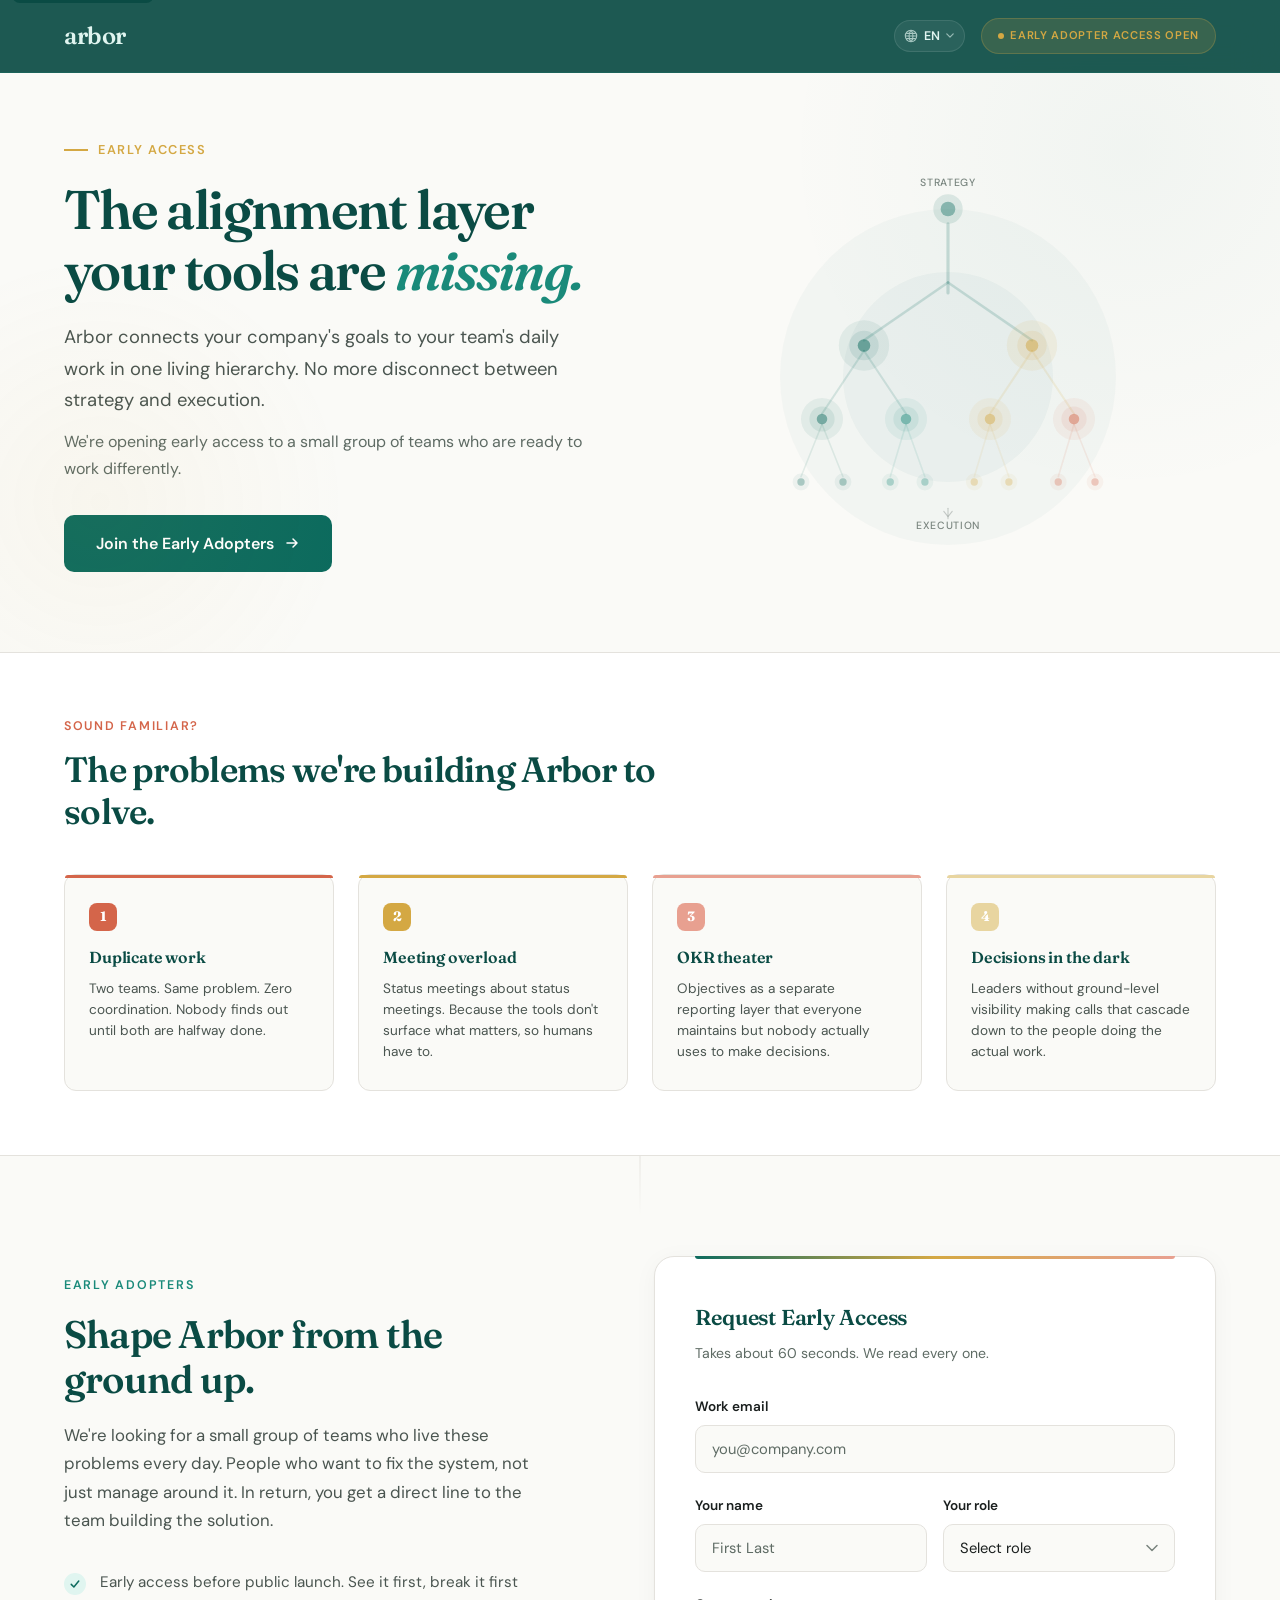
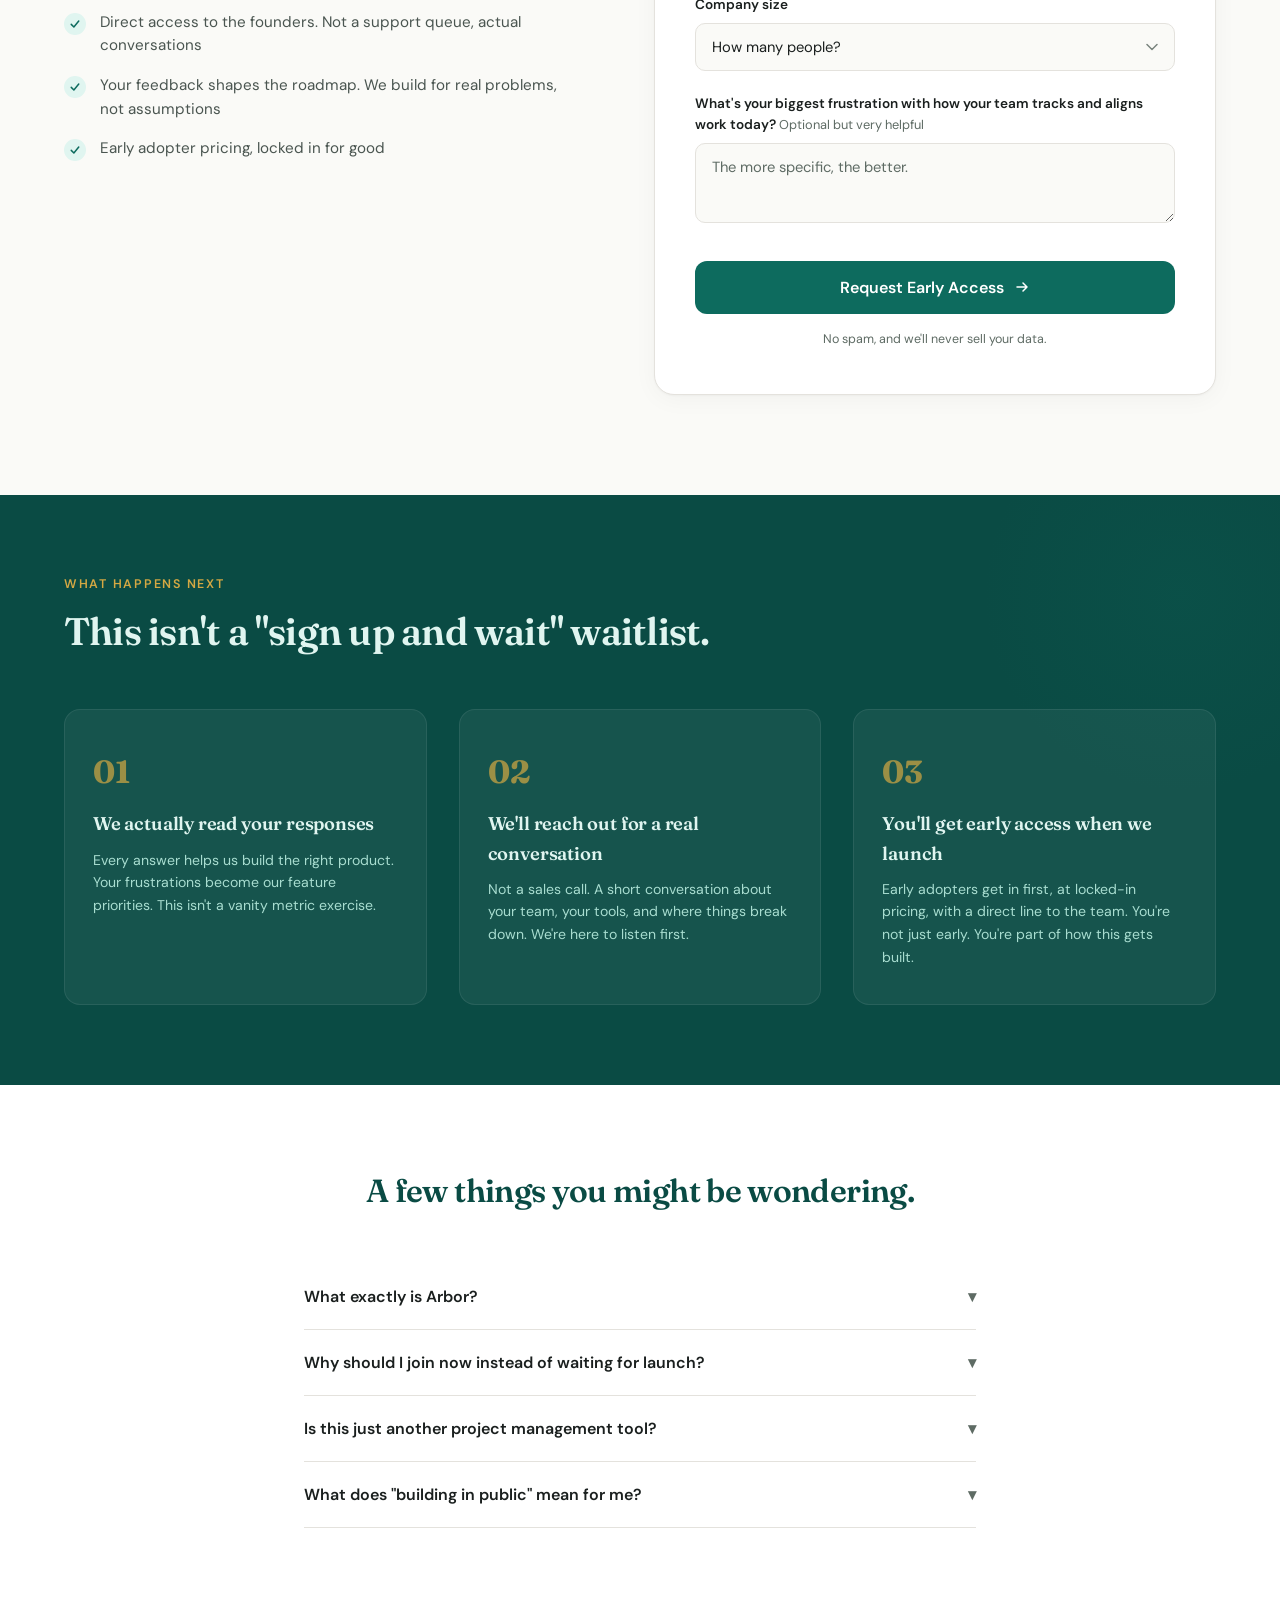
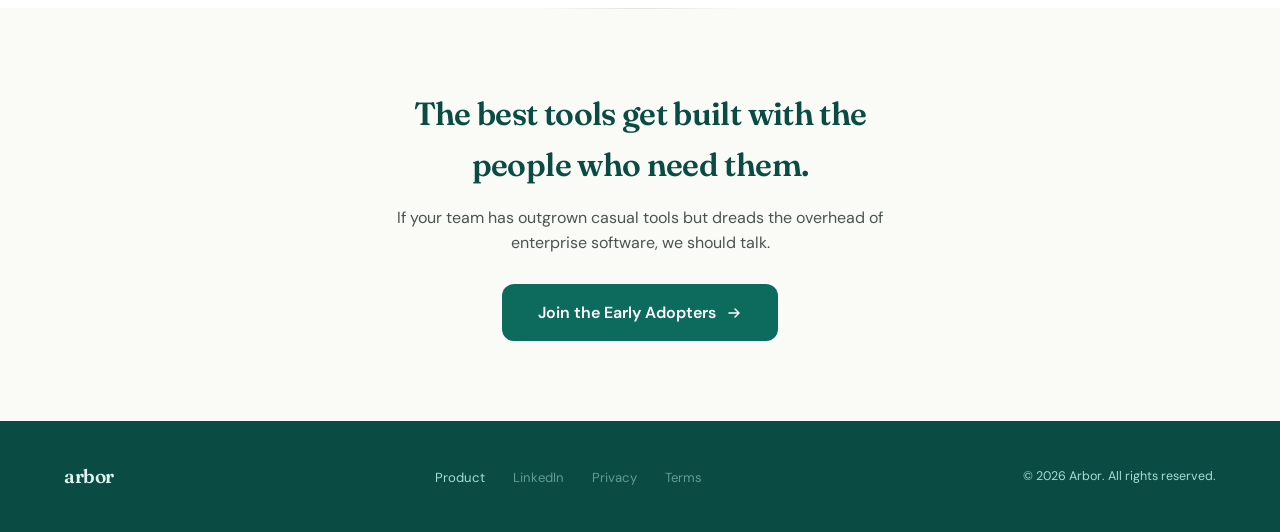
<file: index.html>
<!DOCTYPE html>
<html lang="en">
<head>
<meta charset="UTF-8">
<meta name="viewport" content="width=device-width, initial-scale=1.0">
<title>Arbor | The strategic alignment platform for teams</title>
<meta name="description" content="Arbor is the strategic alignment platform that connects company goals to daily team work in one living hierarchy. Join the early adopters shaping how teams align strategy with execution.">
<meta name="author" content="Arbor">
<meta name="application-name" content="Arbor">
<meta name="theme-color" content="#0A4B44">
<meta name="color-scheme" content="light">
<meta name="robots" content="index, follow, max-image-preview:large">

<!-- Canonical & i18n -->
<link rel="canonical" href="https://arbortech.io/">
<link rel="alternate" hreflang="en" href="https://arbortech.io/">
<link rel="alternate" hreflang="ar" href="https://arbortech.io/?lang=ar">
<link rel="alternate" hreflang="ko" href="https://arbortech.io/?lang=ko">
<link rel="alternate" hreflang="ja" href="https://arbortech.io/?lang=ja">
<link rel="alternate" hreflang="es" href="https://arbortech.io/?lang=es">
<link rel="alternate" hreflang="zh-Hans" href="https://arbortech.io/?lang=zh">
<link rel="alternate" hreflang="zh-Hant" href="https://arbortech.io/?lang=zh-TW">
<link rel="alternate" hreflang="x-default" href="https://arbortech.io/">

<!-- Open Graph -->
<meta property="og:title" content="Arbor | The strategic alignment platform">
<meta property="og:description" content="Work should flow from strategy, not report to it. Get early access to the platform that makes it happen.">
<meta property="og:type" content="website">
<meta property="og:url" content="https://arbortech.io/">
<meta property="og:site_name" content="Arbor">
<meta property="og:image" content="https://arbortech.io/og-image.png">
<meta property="og:image:type" content="image/png">
<meta property="og:image:width" content="1200">
<meta property="og:image:height" content="630">
<meta property="og:image:alt" content="Arbor — the alignment layer your tools are missing">
<meta property="og:locale" content="en_US">
<meta property="og:locale:alternate" content="ar_AR">
<meta property="og:locale:alternate" content="ko_KR">
<meta property="og:locale:alternate" content="ja_JP">
<meta property="og:locale:alternate" content="es_ES">
<meta property="og:locale:alternate" content="zh_CN">
<meta property="og:locale:alternate" content="zh_TW">

<!-- Twitter Card -->
<meta name="twitter:card" content="summary_large_image">
<meta name="twitter:title" content="Arbor | The strategic alignment platform">
<meta name="twitter:description" content="Work should flow from strategy, not report to it. Get early access to the platform that makes it happen.">
<meta name="twitter:image" content="https://arbortech.io/og-image.png">
<meta name="twitter:image:alt" content="Arbor — the alignment layer your tools are missing">

<!-- Icons -->
<link rel="icon" type="image/svg+xml" href="/favicon.svg">
<link rel="apple-touch-icon" href="/favicon.svg">

<!-- LLM discovery hint (informational; agents that honor llms.txt fetch it directly) -->
<link rel="alternate" type="text/markdown" title="Arbor for LLMs" href="/llms.txt">

<!-- Fonts -->
<link rel="preconnect" href="https://fonts.googleapis.com">
<link rel="preconnect" href="https://fonts.gstatic.com" crossorigin>
<link href="https://fonts.googleapis.com/css2?family=Fraunces:ital,opsz,wght@0,9..144,300;0,9..144,400;0,9..144,500;0,9..144,600;0,9..144,700;1,9..144,400&family=DM+Sans:ital,wght@0,300;0,400;0,500;0,600;0,700;1,400&display=swap" rel="stylesheet">
<link rel="stylesheet" href="styles.css">

<!-- Sync language from ?lang= or localStorage before first paint so <html lang> is correct from frame 1 -->
<script>
(function() {
  var SUPPORTED = ['en','ar','ko','ja','es','zh','zh-TW'];
  var RTL = ['ar'];
  var HTML_LANG = { en:'en', ar:'ar', ko:'ko', ja:'ja', es:'es', zh:'zh-Hans', 'zh-TW':'zh-Hant' };
  var q = new URLSearchParams(window.location.search).get('lang');
  var stored = null;
  try { stored = localStorage.getItem('arbor-lang'); } catch(e) {}
  var nav = (navigator.language || 'en');
  var pick = null;
  if (q && SUPPORTED.indexOf(q) !== -1) pick = q;
  else if (stored && SUPPORTED.indexOf(stored) !== -1) pick = stored;
  else if (SUPPORTED.indexOf(nav) !== -1) pick = nav;
  else if (SUPPORTED.indexOf(nav.split('-')[0]) !== -1) pick = nav.split('-')[0];
  else pick = 'en';
  window.__arborInitialLang = pick;
  document.documentElement.lang = HTML_LANG[pick] || pick;
  document.documentElement.dir = RTL.indexOf(pick) !== -1 ? 'rtl' : 'ltr';
})();
</script>

<!-- Structured data -->
<script type="application/ld+json">
{
  "@context": "https://schema.org",
  "@graph": [
    {
      "@type": "Organization",
      "@id": "https://arbortech.io/#organization",
      "name": "Arbor",
      "url": "https://arbortech.io/",
      "logo": "https://arbortech.io/logo.svg",
      "description": "Arbor is a strategic alignment platform that connects company goals to daily team work in one living hierarchy.",
      "contactPoint": {
        "@type": "ContactPoint",
        "email": "hello@arbortech.io",
        "contactType": "customer support",
        "availableLanguage": ["en", "ar", "ko", "ja", "es", "zh"]
      }
    },
    {
      "@type": "WebSite",
      "@id": "https://arbortech.io/#website",
      "url": "https://arbortech.io/",
      "name": "Arbor",
      "publisher": { "@id": "https://arbortech.io/#organization" },
      "inLanguage": ["en", "ar", "ko", "ja", "es", "zh-Hans", "zh-Hant"]
    },
    {
      "@type": "SoftwareApplication",
      "@id": "https://arbortech.io/#software",
      "name": "Arbor",
      "applicationCategory": "BusinessApplication",
      "applicationSubCategory": "Strategic Alignment Platform",
      "operatingSystem": "Web",
      "description": "Arbor connects company goals (OKRs, initiatives) to daily team work (tasks, projects, deliverables) in a single living hierarchy that flows from strategy to execution.",
      "url": "https://arbortech.io/",
      "publisher": { "@id": "https://arbortech.io/#organization" },
      "offers": {
        "@type": "Offer",
        "availability": "https://schema.org/PreOrder",
        "url": "https://arbortech.io/#waitlist-form",
        "priceCurrency": "USD",
        "price": "0",
        "description": "Early-adopter access with locked-in pricing and direct founder contact."
      },
      "audience": {
        "@type": "BusinessAudience",
        "audienceType": "Growing teams that have outgrown casual tools but dread enterprise software overhead"
      }
    },
    {
      "@type": "FAQPage",
      "@id": "https://arbortech.io/#faq",
      "mainEntity": [
        {
          "@type": "Question",
          "name": "What exactly is Arbor?",
          "acceptedAnswer": {
            "@type": "Answer",
            "text": "Arbor is a strategic alignment platform. In plain language: it connects what your company wants to achieve (goals, OKRs, initiatives) to what your team actually does every day (tasks, projects, deliverables) in one hierarchy that flows downward from strategy, not upward as status reports. Think of it as the layer between \"here's our vision\" and \"here's my to-do list\" that most companies are currently managing with spreadsheets, meetings, and wishful thinking."
          }
        },
        {
          "@type": "Question",
          "name": "Why should I join now instead of waiting for launch?",
          "acceptedAnswer": {
            "@type": "Answer",
            "text": "Because the early adopters shape what gets built. Your problems, your workflows, your \"I wish it did this\" moments go directly into the product. You also lock in early adopter pricing permanently. And the teams who join early tend to get the most value, because the product is literally built around their reality."
          }
        },
        {
          "@type": "Question",
          "name": "Is this just another project management tool?",
          "acceptedAnswer": {
            "@type": "Answer",
            "text": "No, and we're pretty deliberate about that. Arbor isn't competing with task trackers or documentation tools. We're the strategic alignment layer, the system that ensures all that daily work actually connects to what the company is trying to accomplish. You can run Arbor alongside your existing tools. Some teams will consolidate over time. Some won't. We're not precious about it."
          }
        },
        {
          "@type": "Question",
          "name": "What does \"building in public\" mean for me?",
          "acceptedAnswer": {
            "@type": "Answer",
            "text": "It means we share the journey. The wins, the stumbles, the \"well, that didn't work\" moments. You'll see how decisions get made, what we're learning from user conversations, and what's actually on the roadmap (not a marketing version of it). If that kind of transparency appeals to you, you're probably our people."
          }
        }
      ]
    }
  ]
}
</script>
</head>
<body>

<a class="skip-link" href="#main">Skip to content</a>

<!-- NAV -->
<nav id="nav" aria-label="Primary">
  <div class="nav-inner">
    <a href="https://arbortech.io" class="nav-logo" aria-label="Arbor, home">arbor</a>

    <div class="nav-actions">
      <div class="lang-switcher">
        <button type="button"
                id="lang-toggle"
                class="lang-toggle"
                aria-haspopup="listbox"
                aria-expanded="false"
                aria-controls="lang-menu"
                aria-label="Language">
          <svg class="lang-globe" viewBox="0 0 16 16" fill="none" aria-hidden="true" focusable="false">
            <circle cx="8" cy="8" r="6.5" stroke="currentColor" stroke-width="1.25"/>
            <path d="M8 1.5 C 5 4 5 12 8 14.5 M8 1.5 C 11 4 11 12 8 14.5" stroke="currentColor" stroke-width="1.25" fill="none"/>
            <path d="M1.5 8 L 14.5 8 M2.5 5 L 13.5 5 M2.5 11 L 13.5 11" stroke="currentColor" stroke-width="1.25"/>
          </svg>
          <span class="lang-current" lang="en">EN</span>
          <svg class="lang-caret" viewBox="0 0 10 6" fill="none" aria-hidden="true" focusable="false">
            <path d="M1 1l4 4 4-4" stroke="currentColor" stroke-width="1.5" stroke-linecap="round" stroke-linejoin="round"/>
          </svg>
        </button>
        <ul id="lang-menu"
            class="lang-menu"
            role="listbox"
            aria-labelledby="lang-toggle"
            hidden>
          <li role="option" class="lang-option" data-lang="en"    lang="en"      tabindex="0"  aria-selected="true">English</li>
          <li role="option" class="lang-option" data-lang="ar"    lang="ar"      dir="rtl"     tabindex="-1" aria-selected="false">العربية</li>
          <li role="option" class="lang-option" data-lang="ko"    lang="ko"      tabindex="-1" aria-selected="false">한국어</li>
          <li role="option" class="lang-option" data-lang="ja"    lang="ja"      tabindex="-1" aria-selected="false">日本語</li>
          <li role="option" class="lang-option" data-lang="es"    lang="es"      tabindex="-1" aria-selected="false">Español</li>
          <li role="option" class="lang-option" data-lang="zh"    lang="zh-Hans" tabindex="-1" aria-selected="false">简体中文</li>
          <li role="option" class="lang-option" data-lang="zh-TW" lang="zh-Hant" tabindex="-1" aria-selected="false">繁體中文</li>
        </ul>
      </div>

      <a href="#waitlist-form" class="nav-badge" data-i18n="nav.badge">Early Adopter Access Open</a>
    </div>
  </div>
</nav>

<main id="main">

<!-- HERO -->
<section class="hero" aria-labelledby="hero-heading">
  <div class="hero-layout">
    <div class="hero-content">
      <div class="hero-eyebrow" data-i18n="hero.eyebrow">Early Access</div>
      <h1 id="hero-heading" data-i18n-html="hero.headline">The alignment layer your tools are <em>missing.</em></h1>
      <p class="hero-sub" data-i18n="hero.sub">Arbor connects your company's goals to your team's daily work in one living hierarchy. No more disconnect between strategy and execution.</p>
      <p class="hero-sub-secondary" data-i18n="hero.subSecondary">We're opening early access to a small group of teams who are ready to work differently.</p>
      <a href="#waitlist-form" class="btn-primary">
        <span data-i18n="hero.cta">Join the Early Adopters</span>
        <svg width="16" height="16" viewBox="0 0 16 16" fill="none" aria-hidden="true" focusable="false"><path d="M3 8h10M9 4l4 4-4 4" stroke="currentColor" stroke-width="1.5" stroke-linecap="round" stroke-linejoin="round"/></svg>
      </a>
    </div>
    <div class="hero-visual">
      <svg class="hero-tree-svg" viewBox="0 0 400 400" fill="none" xmlns="http://www.w3.org/2000/svg" role="img" aria-labelledby="hero-tree-title hero-tree-desc">
        <title id="hero-tree-title">Strategy-to-execution hierarchy diagram</title>
        <desc id="hero-tree-desc">A tree-shaped diagram with a single node at the top labeled "Strategy" that branches downward through intermediate nodes into many execution-level nodes, illustrating how company strategy connects to daily work.</desc>
        <circle cx="200" cy="220" r="160" fill="#0D6B5E" opacity="0.03"/>
        <circle cx="200" cy="220" r="100" fill="#0D6B5E" opacity="0.04"/>
        <circle cx="200" cy="60" r="14" fill="#0D6B5E" opacity="0.12"/>
        <circle cx="200" cy="60" r="7" fill="#0D6B5E" opacity="0.4"/>
        <line x1="200" y1="74" x2="200" y2="140" stroke="#0D6B5E" stroke-width="3" stroke-linecap="round" opacity="0.2"/>
        <line x1="200" y1="130" x2="120" y2="185" stroke="#0D6B5E" stroke-width="2.5" stroke-linecap="round" opacity="0.18"/>
        <line x1="200" y1="130" x2="280" y2="185" stroke="#0D6B5E" stroke-width="2.5" stroke-linecap="round" opacity="0.18"/>
        <line x1="120" y1="195" x2="80" y2="255" stroke="#0D6B5E" stroke-width="2" stroke-linecap="round" opacity="0.14"/>
        <line x1="120" y1="195" x2="160" y2="255" stroke="#0D6B5E" stroke-width="2" stroke-linecap="round" opacity="0.14"/>
        <line x1="280" y1="195" x2="240" y2="255" stroke="#D4A843" stroke-width="2" stroke-linecap="round" opacity="0.14"/>
        <line x1="280" y1="195" x2="320" y2="255" stroke="#D4A843" stroke-width="2" stroke-linecap="round" opacity="0.14"/>
        <line x1="80" y1="265" x2="60" y2="315" stroke="#0D6B5E" stroke-width="1.5" stroke-linecap="round" opacity="0.1"/>
        <line x1="80" y1="265" x2="100" y2="315" stroke="#0D6B5E" stroke-width="1.5" stroke-linecap="round" opacity="0.1"/>
        <line x1="160" y1="265" x2="145" y2="315" stroke="#1A8A7A" stroke-width="1.5" stroke-linecap="round" opacity="0.1"/>
        <line x1="160" y1="265" x2="178" y2="315" stroke="#1A8A7A" stroke-width="1.5" stroke-linecap="round" opacity="0.1"/>
        <line x1="240" y1="265" x2="225" y2="315" stroke="#D4A843" stroke-width="1.5" stroke-linecap="round" opacity="0.1"/>
        <line x1="240" y1="265" x2="258" y2="315" stroke="#D4A843" stroke-width="1.5" stroke-linecap="round" opacity="0.1"/>
        <line x1="320" y1="265" x2="305" y2="315" stroke="#D4654A" stroke-width="1.5" stroke-linecap="round" opacity="0.1"/>
        <line x1="320" y1="265" x2="340" y2="315" stroke="#D4654A" stroke-width="1.5" stroke-linecap="round" opacity="0.1"/>
        <g class="tree-leaf-group">
          <circle cx="120" cy="190" r="24" fill="#0D6B5E" opacity="0.08"/>
          <circle cx="120" cy="190" r="14" fill="#0D6B5E" opacity="0.1"/>
          <circle class="tree-node-glow" cx="120" cy="190" r="6" fill="#0D6B5E" opacity="0.5"/>
        </g>
        <g class="tree-leaf-group">
          <circle cx="280" cy="190" r="24" fill="#D4A843" opacity="0.1"/>
          <circle cx="280" cy="190" r="14" fill="#D4A843" opacity="0.12"/>
          <circle class="tree-node-glow" cx="280" cy="190" r="6" fill="#D4A843" opacity="0.5"/>
        </g>
        <g class="tree-leaf-group">
          <circle cx="80" cy="260" r="20" fill="#0D6B5E" opacity="0.07"/>
          <circle cx="80" cy="260" r="12" fill="#0D6B5E" opacity="0.09"/>
          <circle class="tree-node-glow" cx="80" cy="260" r="5" fill="#0D6B5E" opacity="0.45"/>
        </g>
        <g class="tree-leaf-group">
          <circle cx="160" cy="260" r="20" fill="#1A8A7A" opacity="0.07"/>
          <circle cx="160" cy="260" r="12" fill="#1A8A7A" opacity="0.09"/>
          <circle class="tree-node-glow" cx="160" cy="260" r="5" fill="#1A8A7A" opacity="0.45"/>
        </g>
        <g class="tree-leaf-group">
          <circle cx="240" cy="260" r="20" fill="#D4A843" opacity="0.08"/>
          <circle cx="240" cy="260" r="12" fill="#D4A843" opacity="0.1"/>
          <circle class="tree-node-glow" cx="240" cy="260" r="5" fill="#D4A843" opacity="0.45"/>
        </g>
        <g class="tree-leaf-group">
          <circle cx="320" cy="260" r="20" fill="#D4654A" opacity="0.07"/>
          <circle cx="320" cy="260" r="12" fill="#D4654A" opacity="0.09"/>
          <circle class="tree-node-glow" cx="320" cy="260" r="5" fill="#D4654A" opacity="0.45"/>
        </g>
        <circle cx="60" cy="320" r="8" fill="#0D6B5E" opacity="0.06"/>
        <circle cx="60" cy="320" r="3.5" fill="#0D6B5E" opacity="0.3"/>
        <circle cx="100" cy="320" r="8" fill="#0D6B5E" opacity="0.06"/>
        <circle cx="100" cy="320" r="3.5" fill="#0D6B5E" opacity="0.3"/>
        <circle cx="145" cy="320" r="8" fill="#1A8A7A" opacity="0.06"/>
        <circle cx="145" cy="320" r="3.5" fill="#1A8A7A" opacity="0.3"/>
        <circle cx="178" cy="320" r="8" fill="#1A8A7A" opacity="0.06"/>
        <circle cx="178" cy="320" r="3.5" fill="#1A8A7A" opacity="0.3"/>
        <circle cx="225" cy="320" r="8" fill="#D4A843" opacity="0.06"/>
        <circle cx="225" cy="320" r="3.5" fill="#D4A843" opacity="0.3"/>
        <circle cx="258" cy="320" r="8" fill="#D4A843" opacity="0.06"/>
        <circle cx="258" cy="320" r="3.5" fill="#D4A843" opacity="0.3"/>
        <circle cx="305" cy="320" r="8" fill="#D4654A" opacity="0.06"/>
        <circle cx="305" cy="320" r="3.5" fill="#D4654A" opacity="0.3"/>
        <circle cx="340" cy="320" r="8" fill="#D4654A" opacity="0.06"/>
        <circle cx="340" cy="320" r="3.5" fill="#D4654A" opacity="0.3"/>
        <text x="200" y="38" text-anchor="middle" font-family="DM Sans, sans-serif" font-size="10" fill="#7A857F" font-weight="500" letter-spacing="0.06em">STRATEGY</text>
        <text x="200" y="365" text-anchor="middle" font-family="DM Sans, sans-serif" font-size="10" fill="#7A857F" font-weight="500" letter-spacing="0.06em">EXECUTION</text>
        <path d="M196 348 L200 353 L204 348" stroke="#7A857F" stroke-width="1" stroke-linecap="round" stroke-linejoin="round" fill="none" opacity="0.4"/>
        <path d="M200 345 L200 355" stroke="#7A857F" stroke-width="1" stroke-linecap="round" opacity="0.4"/>
      </svg>
    </div>
  </div>
</section>

<!-- PROBLEM STRIP -->
<section class="problem-strip" aria-labelledby="problems-heading">
  <div class="problem-strip-inner">
    <div class="problem-strip-label animate-on-scroll" data-i18n="problems.label">Sound familiar?</div>
    <h2 id="problems-heading" class="animate-on-scroll" data-i18n="problems.headline">The problems we're building Arbor to&nbsp;solve.</h2>
    <div class="pain-grid">
      <div class="pain-card animate-on-scroll delay-1">
        <div class="pain-icon" aria-hidden="true">1</div>
        <h3 data-i18n="problems.card1.title">Duplicate work</h3>
        <p data-i18n="problems.card1.body">Two teams. Same problem. Zero coordination. Nobody finds out until both are halfway done.</p>
      </div>
      <div class="pain-card animate-on-scroll delay-2">
        <div class="pain-icon" aria-hidden="true">2</div>
        <h3 data-i18n="problems.card2.title">Meeting overload</h3>
        <p data-i18n="problems.card2.body">Status meetings about status meetings. Because the tools don't surface what matters, so humans have to.</p>
      </div>
      <div class="pain-card animate-on-scroll delay-3">
        <div class="pain-icon" aria-hidden="true">3</div>
        <h3 data-i18n="problems.card3.title">OKR theater</h3>
        <p data-i18n="problems.card3.body">Objectives as a separate reporting layer that everyone maintains but nobody actually uses to make decisions.</p>
      </div>
      <div class="pain-card animate-on-scroll delay-4">
        <div class="pain-icon" aria-hidden="true">4</div>
        <h3 data-i18n="problems.card4.title">Decisions in the dark</h3>
        <p data-i18n="problems.card4.body">Leaders without ground-level visibility making calls that cascade down to the people doing the actual work.</p>
      </div>
    </div>
  </div>
</section>

<!-- FORM SECTION -->
<section class="form-section" id="waitlist-form" aria-labelledby="form-heading">
  <div class="form-layout">
    <div class="form-context animate-on-scroll">
      <div class="form-context-label" data-i18n="form.contextLabel">Early adopters</div>
      <h2 id="form-heading" data-i18n="form.contextHeadline">Shape Arbor from the&nbsp;ground&nbsp;up.</h2>
      <p data-i18n="form.contextBody">We're looking for a small group of teams who live these problems every day. People who want to fix the system, not just manage around it. In return, you get a direct line to the team building the solution.</p>
      <ul class="what-you-get">
        <li>
          <div class="check-icon" aria-hidden="true"><svg viewBox="0 0 16 16" fill="none"><path d="M3 8.5L6.5 12L13 4" stroke="currentColor" stroke-width="2" stroke-linecap="round" stroke-linejoin="round"/></svg></div>
          <span data-i18n="form.benefit1">Early access before public launch. See it first, break it first</span>
        </li>
        <li>
          <div class="check-icon" aria-hidden="true"><svg viewBox="0 0 16 16" fill="none"><path d="M3 8.5L6.5 12L13 4" stroke="currentColor" stroke-width="2" stroke-linecap="round" stroke-linejoin="round"/></svg></div>
          <span data-i18n="form.benefit2">Direct access to the founders. Not a support queue, actual conversations</span>
        </li>
        <li>
          <div class="check-icon" aria-hidden="true"><svg viewBox="0 0 16 16" fill="none"><path d="M3 8.5L6.5 12L13 4" stroke="currentColor" stroke-width="2" stroke-linecap="round" stroke-linejoin="round"/></svg></div>
          <span data-i18n="form.benefit3">Your feedback shapes the roadmap. We build for real problems, not assumptions</span>
        </li>
        <li>
          <div class="check-icon" aria-hidden="true"><svg viewBox="0 0 16 16" fill="none"><path d="M3 8.5L6.5 12L13 4" stroke="currentColor" stroke-width="2" stroke-linecap="round" stroke-linejoin="round"/></svg></div>
          <span data-i18n="form.benefit4">Early adopter pricing, locked in for good</span>
        </li>
      </ul>
    </div>

    <div class="waitlist-form-card animate-on-scroll delay-2" id="formCard">
      <form id="formContent" novalidate aria-labelledby="form-card-title" aria-describedby="form-card-subtitle">
        <div class="form-title" id="form-card-title" data-i18n="form.cardTitle">Request Early Access</div>
        <div class="form-subtitle" id="form-card-subtitle" data-i18n="form.cardSubtitle">Takes about 60 seconds. We read every&nbsp;one.</div>

        <div id="form-status" class="form-status" role="status" aria-live="polite"></div>

        <div class="form-group">
          <label for="email" data-i18n="form.emailLabel">Work email</label>
          <input type="email" id="email" name="email" data-i18n-attr="placeholder" data-i18n="form.emailPlaceholder" placeholder="you@company.com" required autocomplete="email" aria-required="true" aria-describedby="email-error">
          <span class="field-error" id="email-error" aria-live="polite"></span>
        </div>

        <div class="form-row">
          <div class="form-group">
            <label for="name" data-i18n="form.nameLabel">Your name</label>
            <input type="text" id="name" name="name" data-i18n-attr="placeholder" data-i18n="form.namePlaceholder" placeholder="First Last" required autocomplete="name" aria-required="true" aria-describedby="name-error">
            <span class="field-error" id="name-error" aria-live="polite"></span>
          </div>
          <div class="form-group">
            <label for="role" data-i18n="form.roleLabel">Your role</label>
            <select id="role" name="role" required autocomplete="organization-title" aria-required="true" aria-describedby="role-error">
              <option value="" disabled selected data-i18n="form.rolePlaceholder">Select role</option>
              <option value="ceo-founder" data-i18n="form.roleOptions.ceoFounder">CEO / Founder</option>
              <option value="coo-ops" data-i18n="form.roleOptions.cooOps">COO / Head of Ops</option>
              <option value="chief-of-staff" data-i18n="form.roleOptions.chiefOfStaff">Chief of Staff</option>
              <option value="vp-director" data-i18n="form.roleOptions.vpDirector">VP / Director</option>
              <option value="team-lead" data-i18n="form.roleOptions.teamLead">Team Lead / Manager</option>
              <option value="pm" data-i18n="form.roleOptions.pm">Product Manager</option>
              <option value="ic" data-i18n="form.roleOptions.ic">Individual Contributor</option>
              <option value="other" data-i18n="form.roleOptions.other">Other</option>
            </select>
            <span class="field-error" id="role-error" aria-live="polite"></span>
          </div>
        </div>

        <div class="form-group">
          <label for="company-size" data-i18n="form.sizeLabel">Company size</label>
          <select id="company-size" name="company-size" required aria-required="true" aria-describedby="company-size-error">
            <option value="" disabled selected data-i18n="form.sizePlaceholder">How many people?</option>
            <option value="1-10">1–10</option>
            <option value="11-20">11–20</option>
            <option value="21-50">21–50</option>
            <option value="51-100">51–100</option>
            <option value="101-200">101–200</option>
            <option value="200+">200+</option>
          </select>
          <span class="field-error" id="company-size-error" aria-live="polite"></span>
        </div>

        <div class="form-group">
          <label for="frustration">
            <span data-i18n="form.frustrationLabel">What's your biggest frustration with how your team tracks and aligns work today?</span>
            <span class="optional" data-i18n="form.frustrationOptional">Optional but very helpful</span>
          </label>
          <textarea id="frustration" name="frustration" data-i18n-attr="placeholder" data-i18n="form.frustrationPlaceholder" placeholder="The more specific, the better."></textarea>
        </div>

        <button type="submit" class="btn-submit" id="submitBtn">
          <span data-i18n="form.submit">Request Early Access</span>
          <svg width="16" height="16" viewBox="0 0 16 16" fill="none" aria-hidden="true" focusable="false"><path d="M3 8h10M9 4l4 4-4 4" stroke="currentColor" stroke-width="1.5" stroke-linecap="round" stroke-linejoin="round"/></svg>
        </button>
        <div class="form-footer" data-i18n="form.privacy">No spam, and we'll never sell your data.</div>
      </form>

      <div class="form-success" id="formSuccess" tabindex="-1">
        <div class="form-success-icon" aria-hidden="true">
          <svg viewBox="0 0 24 24" fill="none"><path d="M5 13l4 4L19 7" stroke="currentColor" stroke-width="2.5" stroke-linecap="round" stroke-linejoin="round"/></svg>
        </div>
        <h3 data-i18n="form.successTitle">You're in.</h3>
        <p data-i18n="form.successBody">We'll be in touch soon with next steps. In the meantime, you can follow our build-in-public journey on LinkedIn.</p>
      </div>
    </div>
  </div>
</section>

<!-- WHAT TO EXPECT -->
<section class="expect-section" aria-labelledby="expect-heading">
  <div class="expect-inner">
    <div class="expect-header animate-on-scroll">
      <div class="expect-label" data-i18n="expect.label">What happens next</div>
      <h2 id="expect-heading" data-i18n="expect.headline">This isn't a "sign up and wait" waitlist.</h2>
    </div>
    <div class="expect-grid">
      <div class="expect-card animate-on-scroll delay-1">
        <div class="expect-number" aria-hidden="true">01</div>
        <h3 data-i18n="expect.card1.title">We actually read your responses</h3>
        <p data-i18n="expect.card1.body">Every answer helps us build the right product. Your frustrations become our feature priorities. This isn't a vanity metric exercise.</p>
      </div>
      <div class="expect-card animate-on-scroll delay-2">
        <div class="expect-number" aria-hidden="true">02</div>
        <h3 data-i18n="expect.card2.title">We'll reach out for a real conversation</h3>
        <p data-i18n="expect.card2.body">Not a sales call. A short conversation about your team, your tools, and where things break down. We're here to listen first.</p>
      </div>
      <div class="expect-card animate-on-scroll delay-3">
        <div class="expect-number" aria-hidden="true">03</div>
        <h3 data-i18n="expect.card3.title">You'll get early access when we launch</h3>
        <p data-i18n="expect.card3.body">Early adopters get in first, at locked-in pricing, with a direct line to the team. You're not just early. You're part of how this gets built.</p>
      </div>
    </div>
  </div>
</section>

<!-- MINI FAQ -->
<section class="mini-faq" aria-labelledby="faq-heading">
  <div class="mini-faq-inner">
    <div class="mini-faq-header animate-on-scroll">
      <h2 id="faq-heading" data-i18n="faq.headline">A few things you might be wondering.</h2>
    </div>

    <div class="faq-item animate-on-scroll">
      <h3 class="faq-heading">
        <button class="faq-question" aria-expanded="false" aria-controls="faq-answer-1">
          <span data-i18n="faq.q1">What exactly is Arbor?</span>
          <span class="arrow" aria-hidden="true">▾</span>
        </button>
      </h3>
      <div class="faq-answer" id="faq-answer-1" role="region" aria-labelledby="faq-answer-1-label" hidden>
        <div class="faq-answer-inner">
          <p data-i18n="faq.a1">Arbor is a strategic alignment platform. In plain language: it connects what your company wants to achieve (goals, OKRs, initiatives) to what your team actually does every day (tasks, projects, deliverables) in one hierarchy that flows downward from strategy, not upward as status reports. Think of it as the layer between "here's our vision" and "here's my to-do list" that most companies are currently managing with spreadsheets, meetings, and wishful thinking.</p>
        </div>
      </div>
    </div>

    <div class="faq-item animate-on-scroll">
      <h3 class="faq-heading">
        <button class="faq-question" aria-expanded="false" aria-controls="faq-answer-2">
          <span data-i18n="faq.q2">Why should I join now instead of waiting for launch?</span>
          <span class="arrow" aria-hidden="true">▾</span>
        </button>
      </h3>
      <div class="faq-answer" id="faq-answer-2" role="region" hidden>
        <div class="faq-answer-inner">
          <p data-i18n="faq.a2">Because the early adopters shape what gets built. Your problems, your workflows, your "I wish it did this" moments go directly into the product. You also lock in early adopter pricing permanently. And the teams who join early tend to get the most value, because the product is literally built around their reality.</p>
        </div>
      </div>
    </div>

    <div class="faq-item animate-on-scroll">
      <h3 class="faq-heading">
        <button class="faq-question" aria-expanded="false" aria-controls="faq-answer-3">
          <span data-i18n="faq.q3">Is this just another project management tool?</span>
          <span class="arrow" aria-hidden="true">▾</span>
        </button>
      </h3>
      <div class="faq-answer" id="faq-answer-3" role="region" hidden>
        <div class="faq-answer-inner">
          <p data-i18n="faq.a3">No, and we're pretty deliberate about that. Arbor isn't competing with task trackers or documentation tools. We're the strategic alignment layer, the system that ensures all that daily work actually connects to what the company is trying to accomplish. You can run Arbor alongside your existing tools. Some teams will consolidate over time. Some won't. We're not precious about it.</p>
        </div>
      </div>
    </div>

    <div class="faq-item animate-on-scroll">
      <h3 class="faq-heading">
        <button class="faq-question" aria-expanded="false" aria-controls="faq-answer-4">
          <span data-i18n="faq.q4">What does "building in public" mean for me?</span>
          <span class="arrow" aria-hidden="true">▾</span>
        </button>
      </h3>
      <div class="faq-answer" id="faq-answer-4" role="region" hidden>
        <div class="faq-answer-inner">
          <p data-i18n="faq.a4">It means we share the journey. The wins, the stumbles, the "well, that didn't work" moments. You'll see how decisions get made, what we're learning from user conversations, and what's actually on the roadmap (not a marketing version of it). If that kind of transparency appeals to you, you're probably our people.</p>
        </div>
      </div>
    </div>
  </div>
</section>

<!-- FINAL CTA -->
<section class="final-cta" aria-labelledby="final-cta-heading">
  <div class="final-cta-inner animate-on-scroll">
    <h2 id="final-cta-heading" data-i18n="finalCta.headline">The best tools get built with the people who need&nbsp;them.</h2>
    <p data-i18n="finalCta.body">If your team has outgrown casual tools but dreads the overhead of enterprise software, we should talk.</p>
    <a href="#waitlist-form" class="btn-final">
      <span data-i18n="finalCta.cta">Join the Early Adopters</span>
      <svg width="16" height="16" viewBox="0 0 16 16" fill="none" aria-hidden="true" focusable="false"><path d="M3 8h10M9 4l4 4-4 4" stroke="currentColor" stroke-width="1.5" stroke-linecap="round" stroke-linejoin="round"/></svg>
    </a>
  </div>
</section>

</main>

<!-- FOOTER -->
<footer aria-label="Site footer">
  <div class="footer-inner">
    <div class="footer-logo">arbor</div>
    <ul class="footer-links">
      <li><a href="https://arbortech.io" data-i18n="footer.product">Product</a></li>
      <li><a href="#" class="footer-link-disabled" role="link" aria-disabled="true" tabindex="-1" title="Coming soon"><span data-i18n="footer.linkedin">LinkedIn</span><span class="visually-hidden"> (coming soon)</span></a></li>
      <li><a href="#" class="footer-link-disabled" role="link" aria-disabled="true" tabindex="-1" title="Coming soon"><span data-i18n="footer.privacy">Privacy</span><span class="visually-hidden"> (coming soon)</span></a></li>
      <li><a href="#" class="footer-link-disabled" role="link" aria-disabled="true" tabindex="-1" title="Coming soon"><span data-i18n="footer.terms">Terms</span><span class="visually-hidden"> (coming soon)</span></a></li>
    </ul>
    <p class="footer-copy" data-i18n="footer.copy">&copy; 2026 Arbor. All rights reserved.</p>
  </div>
</footer>

<!-- Scripts: translations must load before script.js -->
<script src="translations.js"></script>
<script src="script.js"></script>

</body>
</html>
</file>
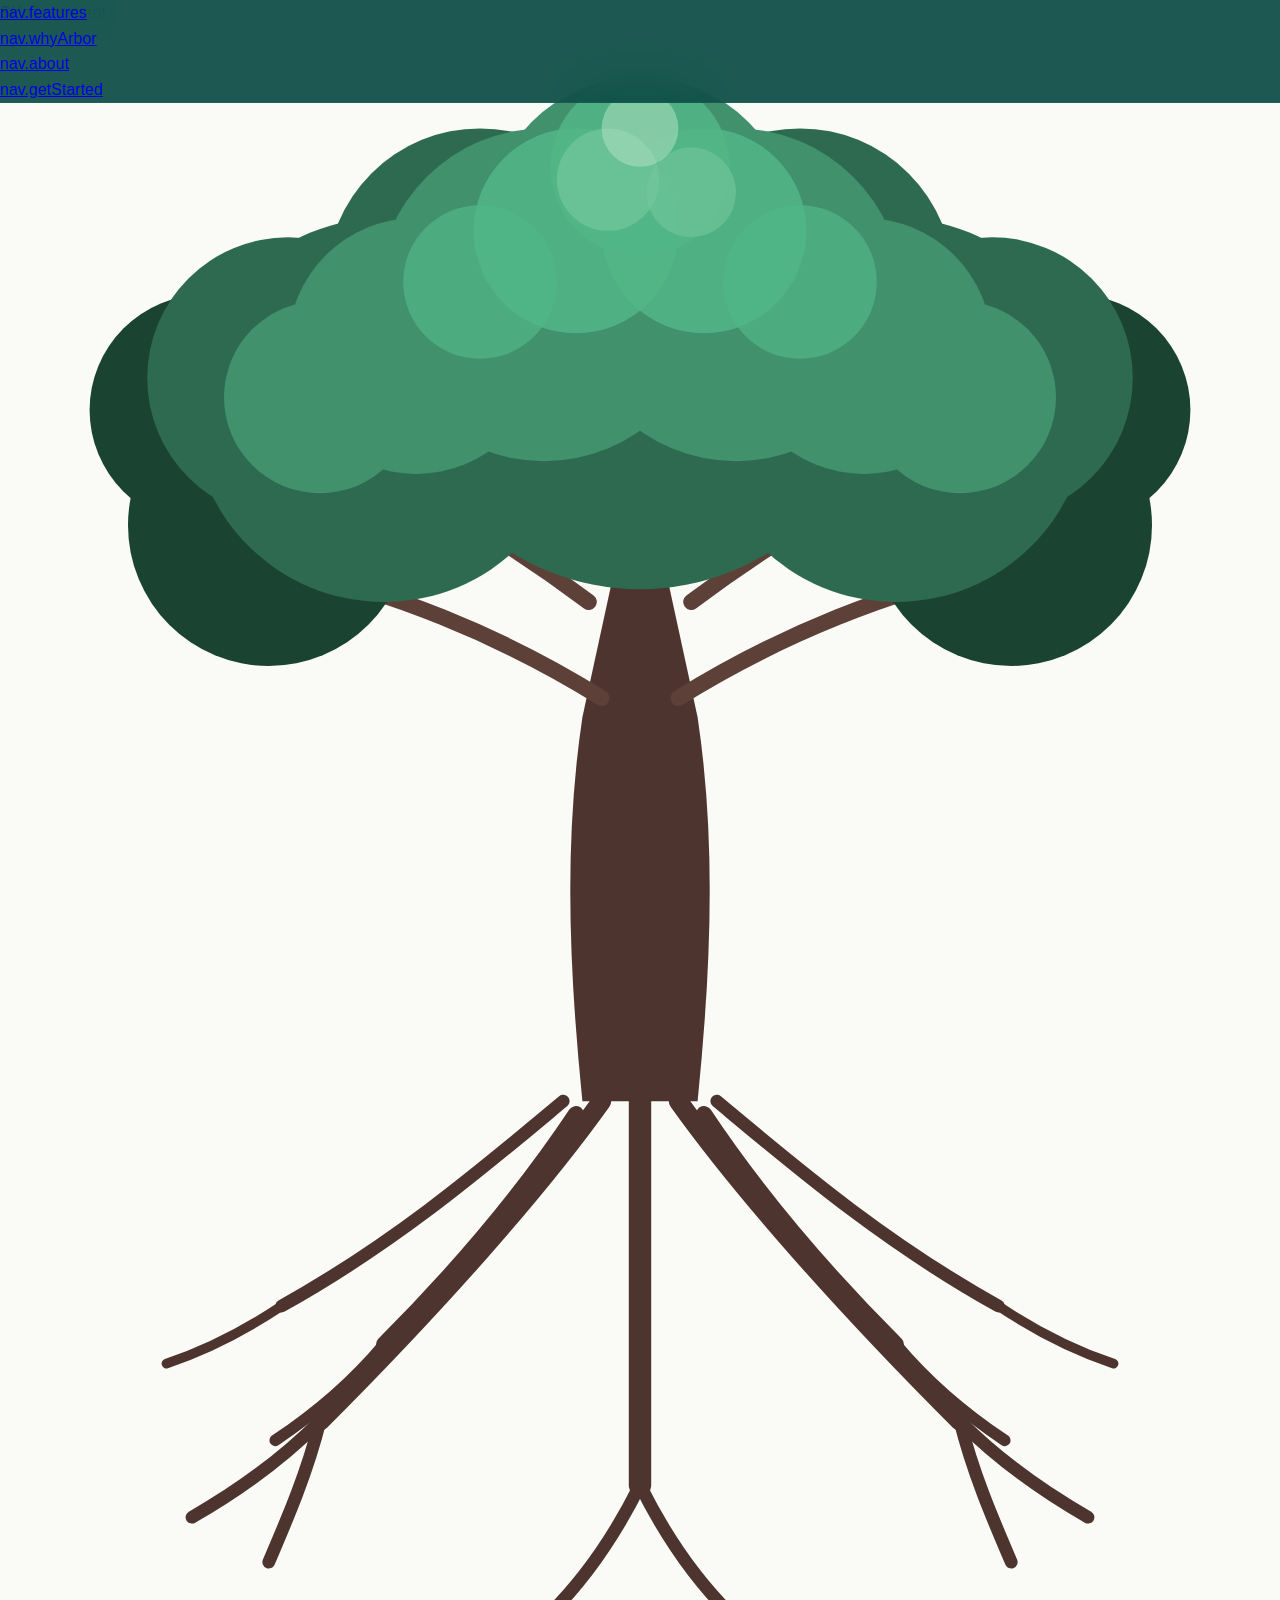
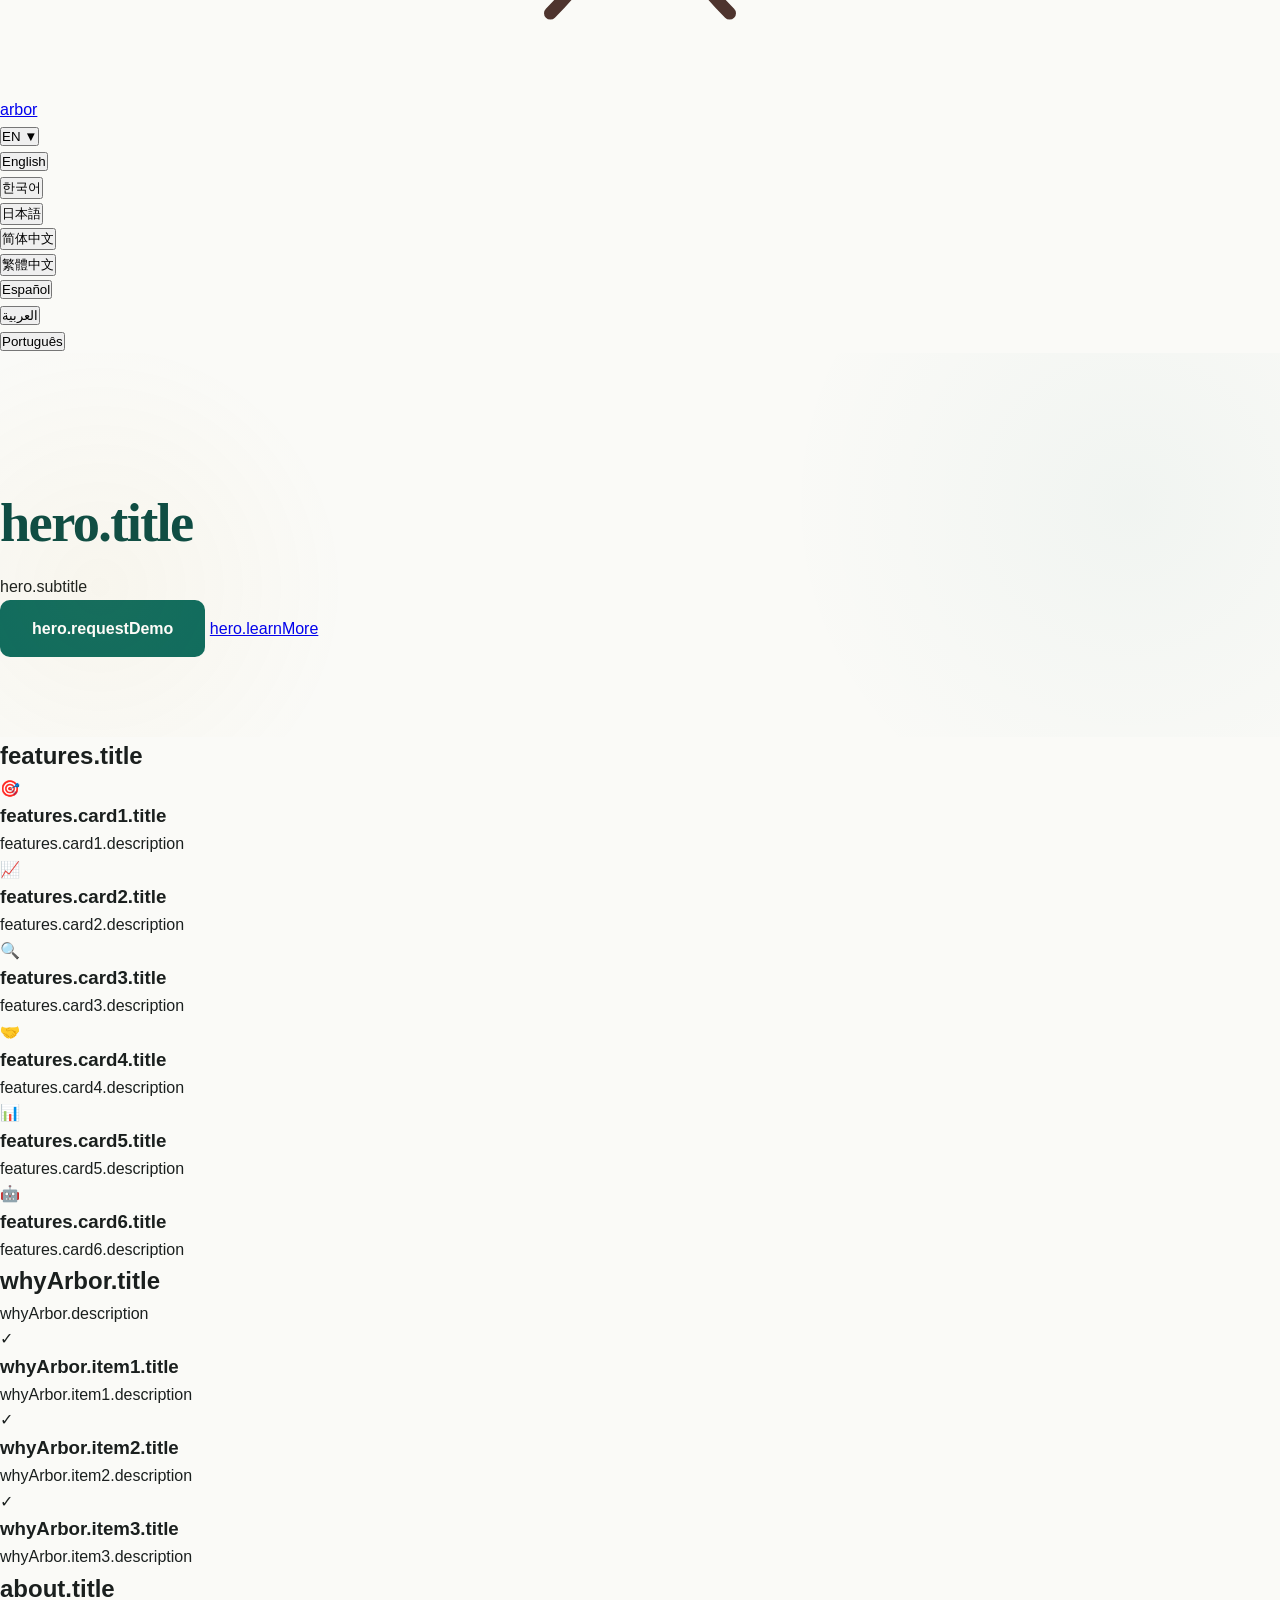
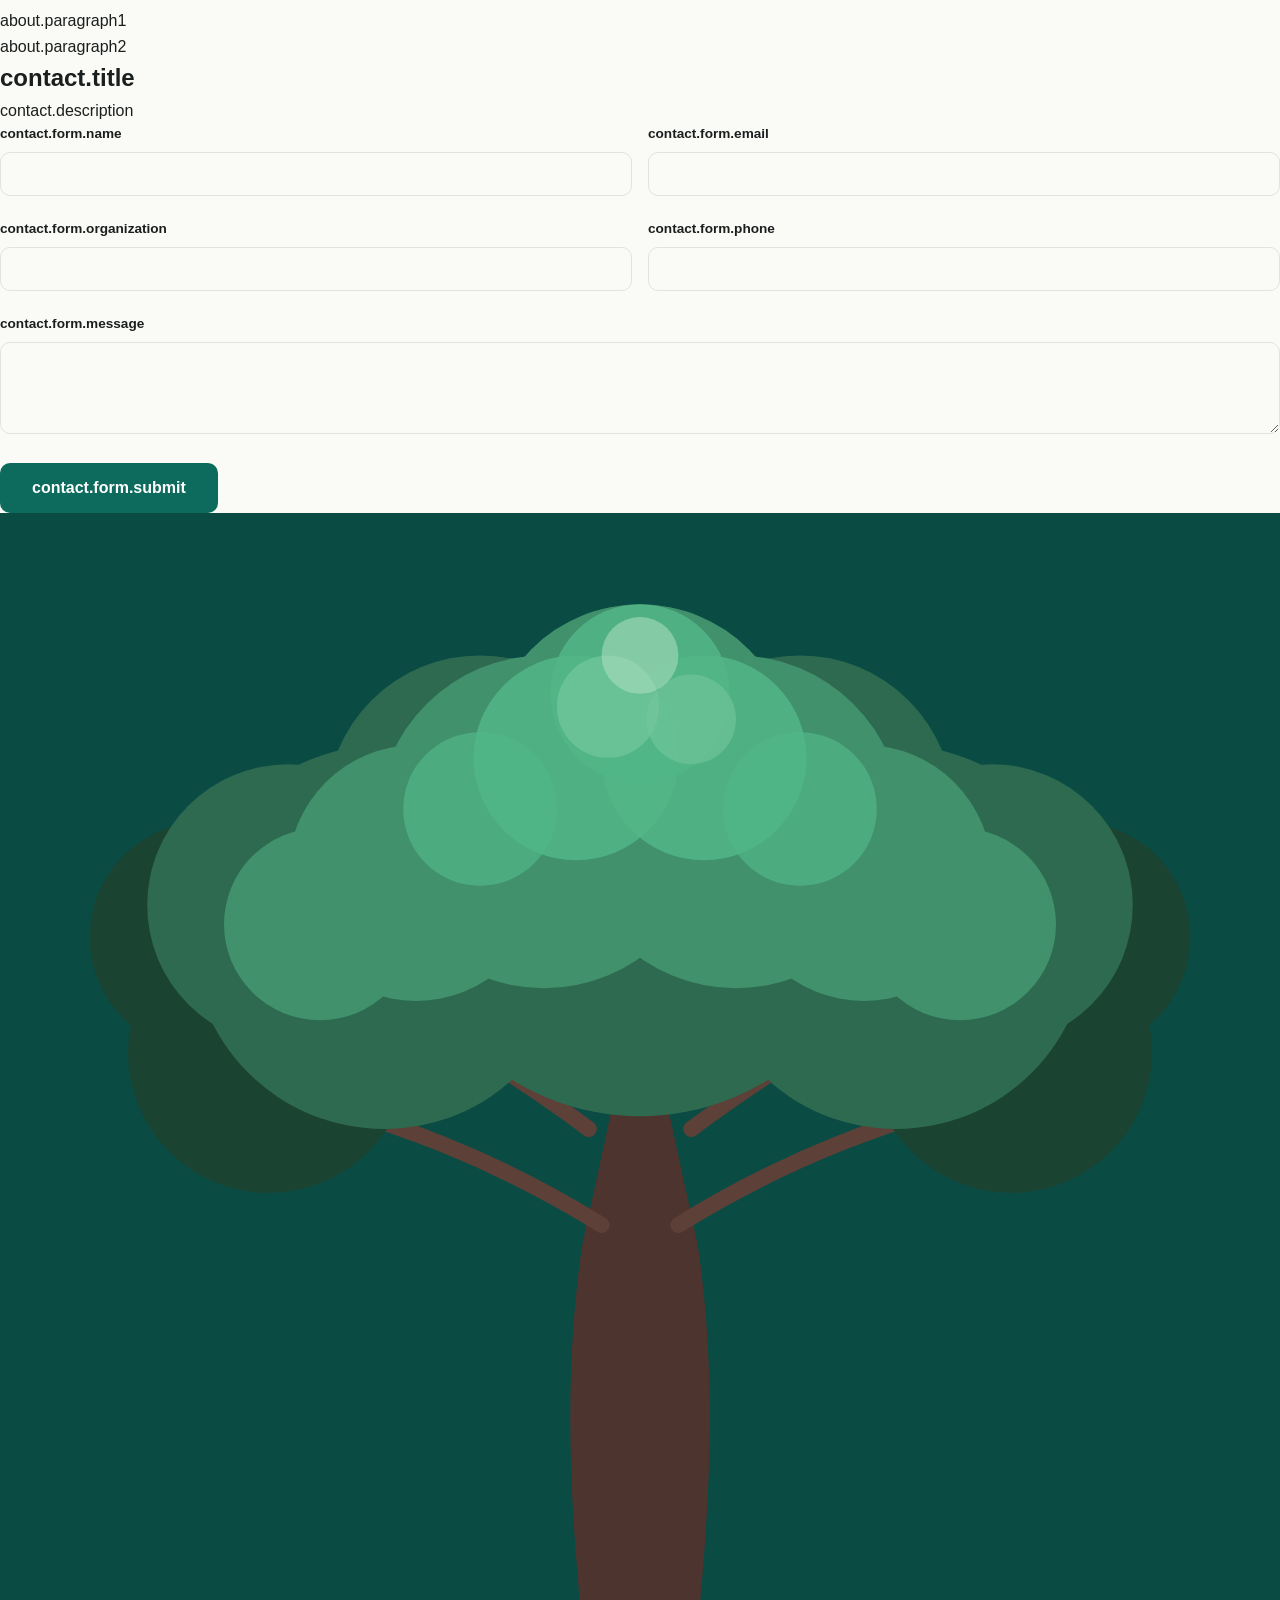
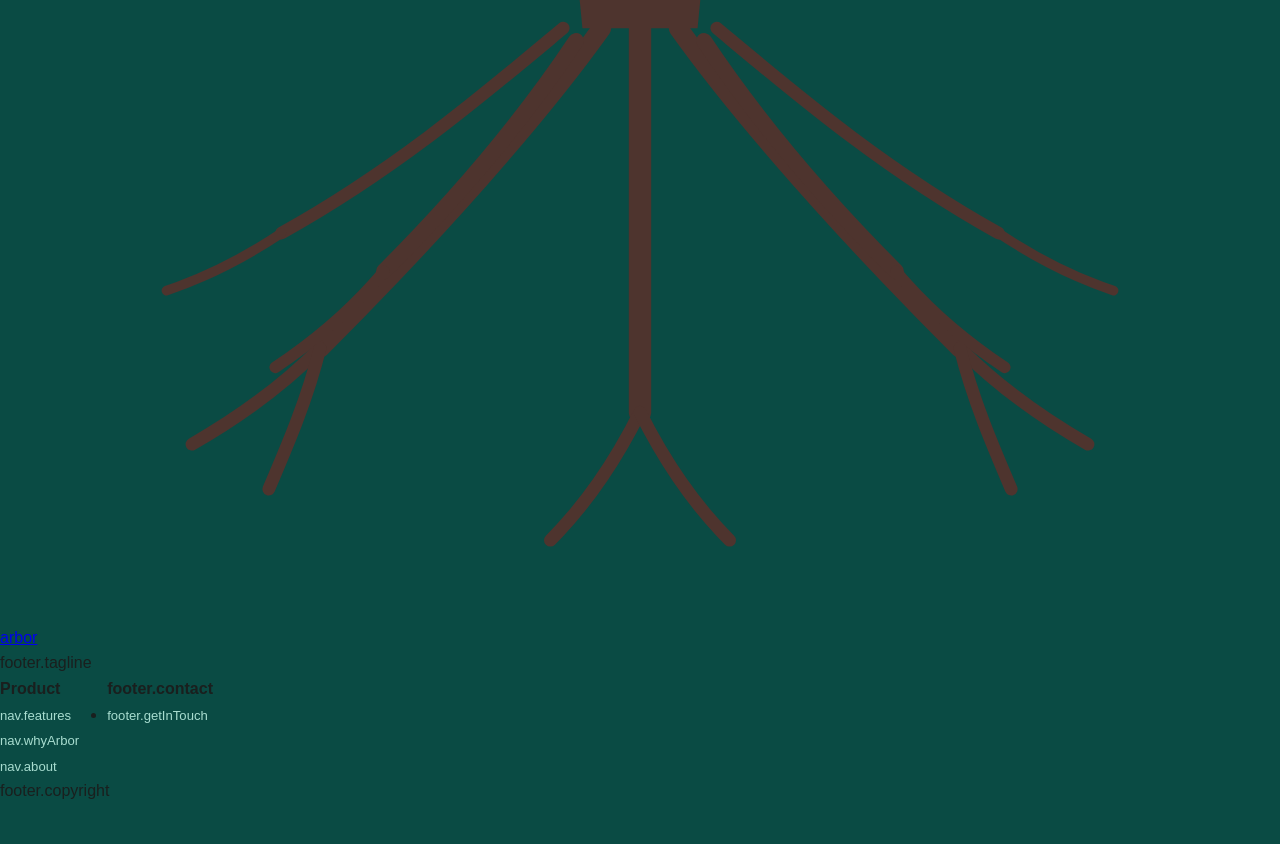
<file: index-homepage-backup.html>
<!DOCTYPE html>
<html lang="en" dir="ltr">
<head>
    <meta charset="UTF-8">
    <meta name="viewport" content="width=device-width, initial-scale=1.0">
    <title>Arbor — Stop working hard on the wrong things</title>
    <meta name="description" content="Arbor aligns every task to your company's goals, surfaces risks and operational health automatically, and integrates with your existing AI tools.">
    <meta name="theme-color" content="#2D6A4F">

    <!-- Open Graph -->
    <meta property="og:title" content="Arbor — Stop working hard on the wrong things">
    <meta property="og:description" content="Arbor aligns every task to your company's goals, surfaces risks and operational health automatically, and integrates with your existing AI tools.">
    <meta property="og:type" content="website">
    <meta property="og:url" content="https://arbortech.io">

    <!-- Favicon -->
    <link rel="icon" type="image/svg+xml" href="favicon.svg">

    <!-- Styles -->
    <link rel="stylesheet" href="styles.css">
</head>
<body>
    <!-- Skip Link -->
    <a class="skip-to-content" href="#main-content">Skip to content</a>

    <!-- Navigation -->
    <header class="navbar" role="banner">
        <div class="container">
            <a href="#" class="logo" aria-label="Arbor home">
                <img src="logo.svg" alt="" class="logo-icon" aria-hidden="true">
                <span class="logo-text">arbor</span>
            </a>

            <nav aria-label="Main navigation">
                <ul class="nav-links" id="nav-links">
                    <li><a href="#features" data-i18n="nav.features">Features</a></li>
                    <li><a href="#why-arbor" data-i18n="nav.whyArbor">Why Arbor</a></li>
                    <li><a href="#about" data-i18n="nav.about">About</a></li>
                    <li><a href="#contact" class="nav-cta" data-i18n="nav.getStarted">Get Started</a></li>
                </ul>
            </nav>

            <div class="language-switcher">
                <button aria-haspopup="true" aria-expanded="false" aria-label="Select language">
                    <span class="current-lang">EN</span>
                    <span class="lang-arrow" aria-hidden="true">&#9660;</span>
                </button>
                <ul class="language-dropdown" role="menu">
                    <li role="none"><button role="menuitem" data-lang="en" class="active">English</button></li>
                    <li role="none"><button role="menuitem" data-lang="ko">&#54620;&#44397;&#50612;</button></li>
                    <li role="none"><button role="menuitem" data-lang="ja">&#26085;&#26412;&#35486;</button></li>
                    <li role="none"><button role="menuitem" data-lang="zh">&#31616;&#20307;&#20013;&#25991;</button></li>
                    <li role="none"><button role="menuitem" data-lang="zh-TW">&#32321;&#39636;&#20013;&#25991;</button></li>
                    <li role="none"><button role="menuitem" data-lang="es">Espa&#241;ol</button></li>
                    <li role="none"><button role="menuitem" data-lang="ar">&#1575;&#1604;&#1593;&#1585;&#1576;&#1610;&#1577;</button></li>
                    <li role="none"><button role="menuitem" data-lang="pt">Portugu&#234;s</button></li>
                </ul>
            </div>
        </div>
    </header>

    <!-- Main Content -->
    <main id="main-content">

        <!-- Hero -->
        <section class="hero">
            <div class="container">
                <div class="hero-content">
                    <h1 data-i18n="hero.title">Stop working hard on the wrong things</h1>
                    <p class="subtitle" data-i18n="hero.subtitle">Arbor aligns every task to your company's goals, surfaces risks and operational health automatically, and integrates with your existing AI tools.</p>
                    <div class="hero-buttons">
                        <a href="#contact" class="btn-primary" data-i18n="hero.requestDemo">Request a Demo</a>
                        <a href="#features" class="btn-secondary" data-i18n="hero.learnMore">Learn More</a>
                    </div>
                </div>
            </div>
        </section>

        <!-- Features -->
        <section class="features" id="features">
            <div class="container">
                <h2 class="section-title" data-i18n="features.title">What Arbor does</h2>
                <div class="features-grid">

                    <div class="feature-card fade-in">
                        <span class="feature-icon" role="img" aria-label="Target">&#127919;</span>
                        <h3 data-i18n="features.card1.title">Goal-to-Task Alignment</h3>
                        <p data-i18n="features.card1.description">From company-wide objectives down to individual tasks, every piece of work traces back to a strategic goal. Nothing drifts off course.</p>
                    </div>

                    <div class="feature-card fade-in">
                        <span class="feature-icon" role="img" aria-label="Chart">&#128200;</span>
                        <h3 data-i18n="features.card2.title">Intelligent Progress & Status</h3>
                        <p data-i18n="features.card2.description">Progress and status roll up automatically from the work beneath them. Real signals replace manual updates &#8212; no more status meetings just to figure out where things stand.</p>
                    </div>

                    <div class="feature-card fade-in">
                        <span class="feature-icon" role="img" aria-label="Magnifying glass">&#128269;</span>
                        <h3 data-i18n="features.card3.title">Duplicate Work Detection</h3>
                        <p data-i18n="features.card3.description">Arbor compares work by meaning, not just keywords, to catch duplication across teams &#8212; even when different words describe the same effort.</p>
                    </div>

                    <div class="feature-card fade-in">
                        <span class="feature-icon" role="img" aria-label="Handshake">&#129309;</span>
                        <h3 data-i18n="features.card4.title">Related Work Identification</h3>
                        <p data-i18n="features.card4.description">Automatically connects people working on similar tasks across the organization, enabling knowledge sharing and preventing wasted effort.</p>
                    </div>

                    <div class="feature-card fade-in">
                        <span class="feature-icon" role="img" aria-label="Dashboard">&#128202;</span>
                        <h3 data-i18n="features.card5.title">Leader Dashboards</h3>
                        <p data-i18n="features.card5.description">Every leader gets the right view for their role. Executives see organization-wide operational health. Directors track their division&#8217;s risks and progress. Team leads see what&#8217;s blocking their people &#8212; all in real time.</p>
                    </div>

                    <div class="feature-card fade-in">
                        <span class="feature-icon" role="img" aria-label="Robot">&#129302;</span>
                        <h3 data-i18n="features.card6.title">Bring Your Own AI</h3>
                        <p data-i18n="features.card6.description">Rather than locking you into a proprietary AI, Arbor integrates with your existing AI tools to maintain your company&#8217;s context while leveraging our platform.</p>
                    </div>

                </div>
            </div>
        </section>

        <!-- Why Arbor -->
        <section class="why-arbor" id="why-arbor">
            <div class="container">
                <h2 class="section-title" data-i18n="whyArbor.title">Why Arbor?</h2>
                <div class="why-arbor-content">
                    <p class="section-description" data-i18n="whyArbor.description">Companies set annual goals, then daily work drifts away from them. Leaders waste time chasing status updates. Teams duplicate work without knowing it. Arbor was built to fix this.</p>

                    <div class="why-items">
                        <div class="why-item fade-in">
                            <div class="why-item-icon" aria-hidden="true">&#10003;</div>
                            <div>
                                <h3 data-i18n="whyArbor.item1.title">Every task advances a goal</h3>
                                <p data-i18n="whyArbor.item1.description">Work is structured from company goals down to individual tasks, so nothing falls through the cracks.</p>
                            </div>
                        </div>

                        <div class="why-item fade-in">
                            <div class="why-item-icon" aria-hidden="true">&#10003;</div>
                            <div>
                                <h3 data-i18n="whyArbor.item2.title">Leaders see what matters</h3>
                                <p data-i18n="whyArbor.item2.description">At-risk work, blocked items, and duplicate efforts are surfaced automatically &#8212; no more status meetings.</p>
                            </div>
                        </div>

                        <div class="why-item fade-in">
                            <div class="why-item-icon" aria-hidden="true">&#10003;</div>
                            <div>
                                <h3 data-i18n="whyArbor.item3.title">Operational health at every level</h3>
                                <p data-i18n="whyArbor.item3.description">From executives to team leads, every leader gets real-time visibility into the health of their part of the organization.</p>
                            </div>
                        </div>
                    </div>
                </div>
            </div>
        </section>

        <!-- About -->
        <section class="about" id="about">
            <div class="container">
                <h2 class="section-title" data-i18n="about.title">Work worth waking up for</h2>
                <div class="about-content">
                    <p data-i18n="about.paragraph1">Arbor was born from firsthand experience. Our co-founder watched a company he loved decline &#8212; not from lack of talent, but because leadership lacked visibility. Organizations were siloed, leaders couldn&#8217;t coordinate objectives, and by the time problems surfaced, it was too late. Arbor exists to give every leader the real-time, objective visibility they need to act before things go wrong.</p>
                    <p data-i18n="about.paragraph2">We believe a company is a collection of people coming together to make something about the world better. Profit is proof of value, not the purpose. We practice profit sharing, give every employee a voice, and hold ourselves to a standard of excellence that energizes rather than exhausts. We build tools to help organizations work the way they should &#8212; and Arbor is where we started.</p>
                </div>
            </div>
        </section>

        <!-- Contact -->
        <section class="contact" id="contact">
            <div class="container">
                <div class="contact-wrapper">
                    <h2 class="section-title" data-i18n="contact.title">Ready to align your team?</h2>
                    <p class="section-description" data-i18n="contact.description">Schedule a demo to see how Arbor ensures every piece of work advances your company's goals.</p>

                    <form class="contact-form" id="contactForm" action="https://formspree.io/f/mzzknvgr" method="POST">
                        <div class="form-row">
                            <div class="form-group">
                                <label for="contact-name" data-i18n="contact.form.name">Name</label>
                                <input type="text" id="contact-name" name="name" required data-i18n-placeholder="contact.form.name">
                            </div>
                            <div class="form-group">
                                <label for="contact-email" data-i18n="contact.form.email">Email</label>
                                <input type="email" id="contact-email" name="email" required data-i18n-placeholder="contact.form.email">
                            </div>
                        </div>
                        <div class="form-row">
                            <div class="form-group">
                                <label for="contact-organization" data-i18n="contact.form.organization">Organization</label>
                                <input type="text" id="contact-organization" name="organization" required data-i18n-placeholder="contact.form.organization">
                            </div>
                            <div class="form-group">
                                <label for="contact-phone" data-i18n="contact.form.phone">Phone</label>
                                <input type="tel" id="contact-phone" name="phone" data-i18n-placeholder="contact.form.phone">
                            </div>
                        </div>
                        <div class="form-group full-width">
                            <label for="contact-message" data-i18n="contact.form.message">Tell us about your needs</label>
                            <textarea id="contact-message" name="message" rows="4" data-i18n-placeholder="contact.form.message"></textarea>
                        </div>
                        <button type="submit" class="btn-primary" data-i18n="contact.form.submit">Request Demo</button>
                    </form>

                    <div id="formStatus" class="sr-only" aria-live="polite" aria-atomic="true"></div>
                </div>
            </div>
        </section>

    </main>

    <!-- Footer -->
    <footer class="footer" role="contentinfo">
        <div class="container">
            <div class="footer-content">
                <div class="footer-brand">
                    <a href="#" class="logo" aria-label="Arbor home">
                        <img src="logo.svg" alt="" class="logo-icon" aria-hidden="true">
                        <span class="logo-text">arbor</span>
                    </a>
                    <p class="footer-tagline" data-i18n="footer.tagline">Aligning work to what matters</p>
                </div>
                <div class="footer-links">
                    <div class="footer-col">
                        <h4 data-i18n="footer.product">Product</h4>
                        <ul>
                            <li><a href="#features" data-i18n="nav.features">Features</a></li>
                            <li><a href="#why-arbor" data-i18n="nav.whyArbor">Why Arbor</a></li>
                            <li><a href="#about" data-i18n="nav.about">About</a></li>
                        </ul>
                    </div>
                    <div class="footer-col">
                        <h4 data-i18n="footer.contact">Contact</h4>
                        <ul>
                            <li><a href="#contact" data-i18n="footer.getInTouch">Get in Touch</a></li>
                        </ul>
                    </div>
                </div>
            </div>
            <div class="footer-bottom">
                <p class="footer-copyright" data-i18n="footer.copyright">&copy; 2026 Arbor Technologies. All rights reserved.</p>
            </div>
        </div>
    </footer>

    <script src="translations.js"></script>
    <script src="script.js"></script>
</body>
</html>
</file>
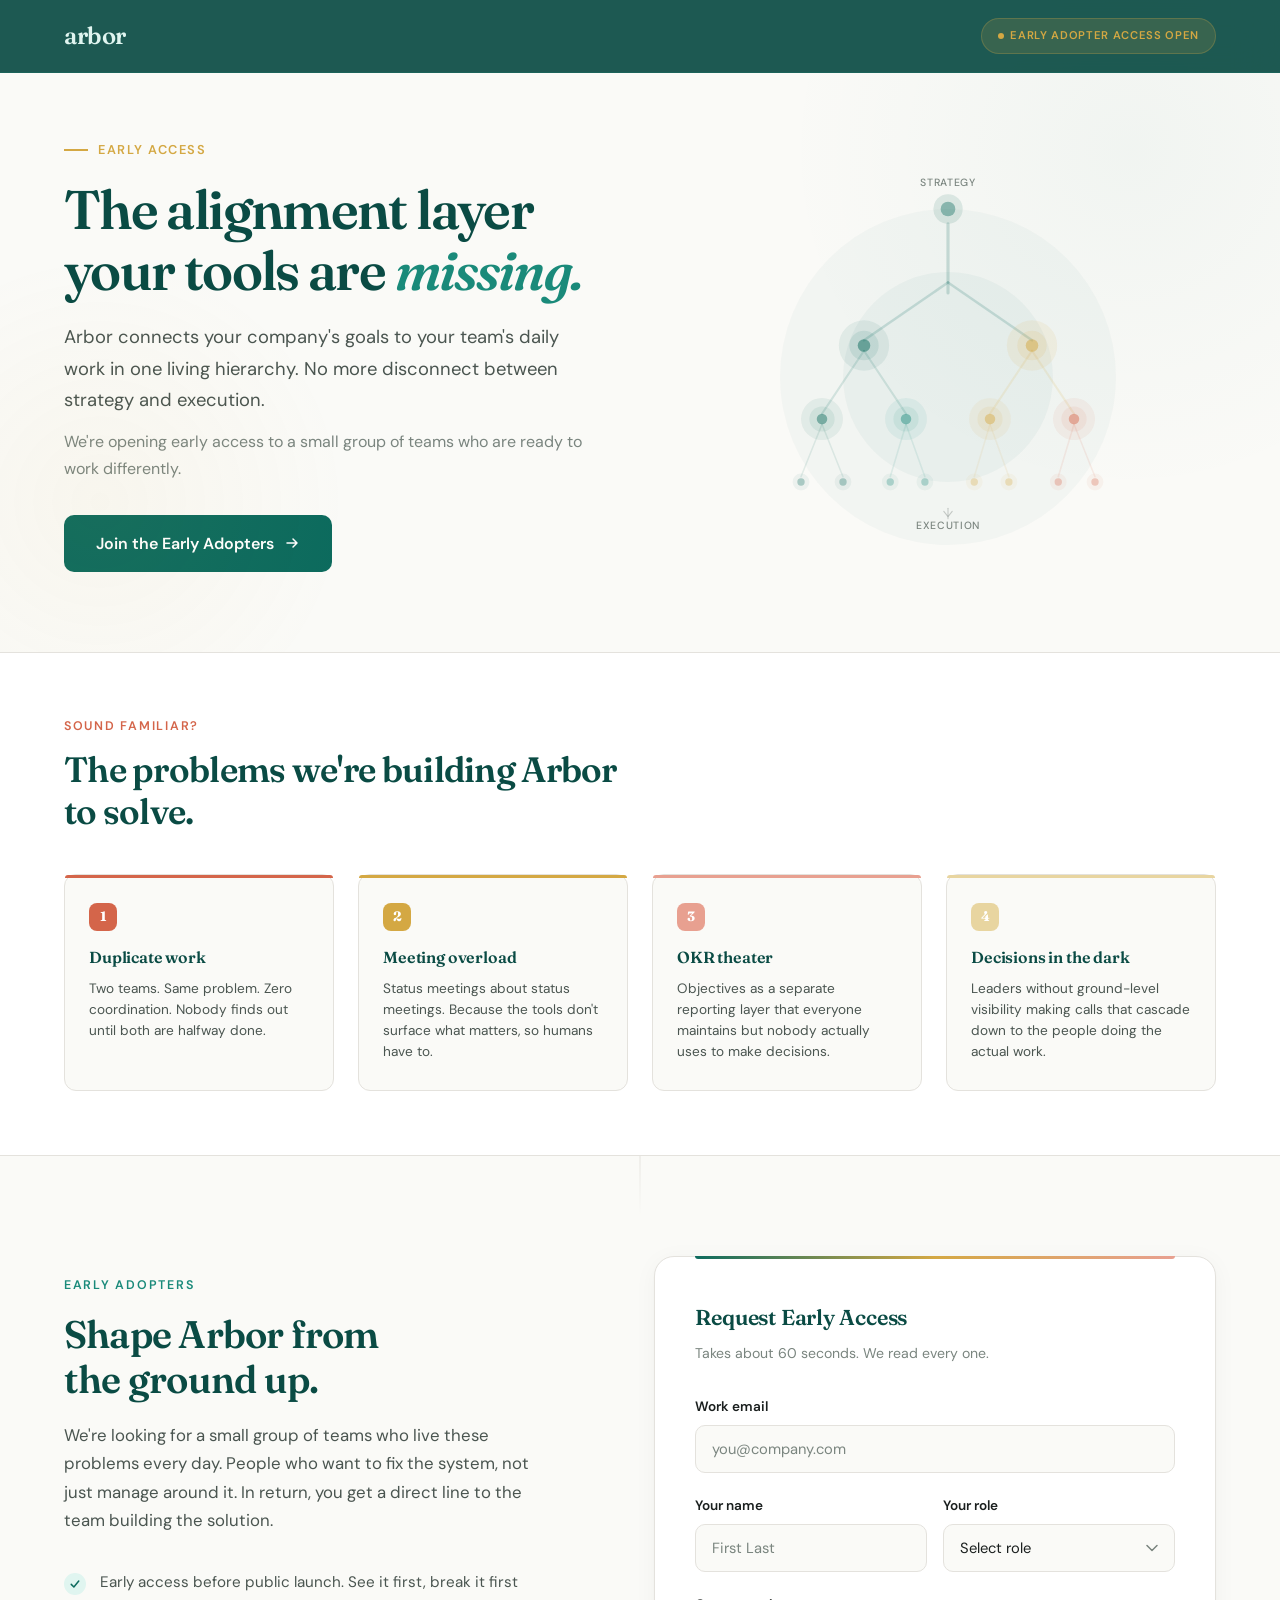
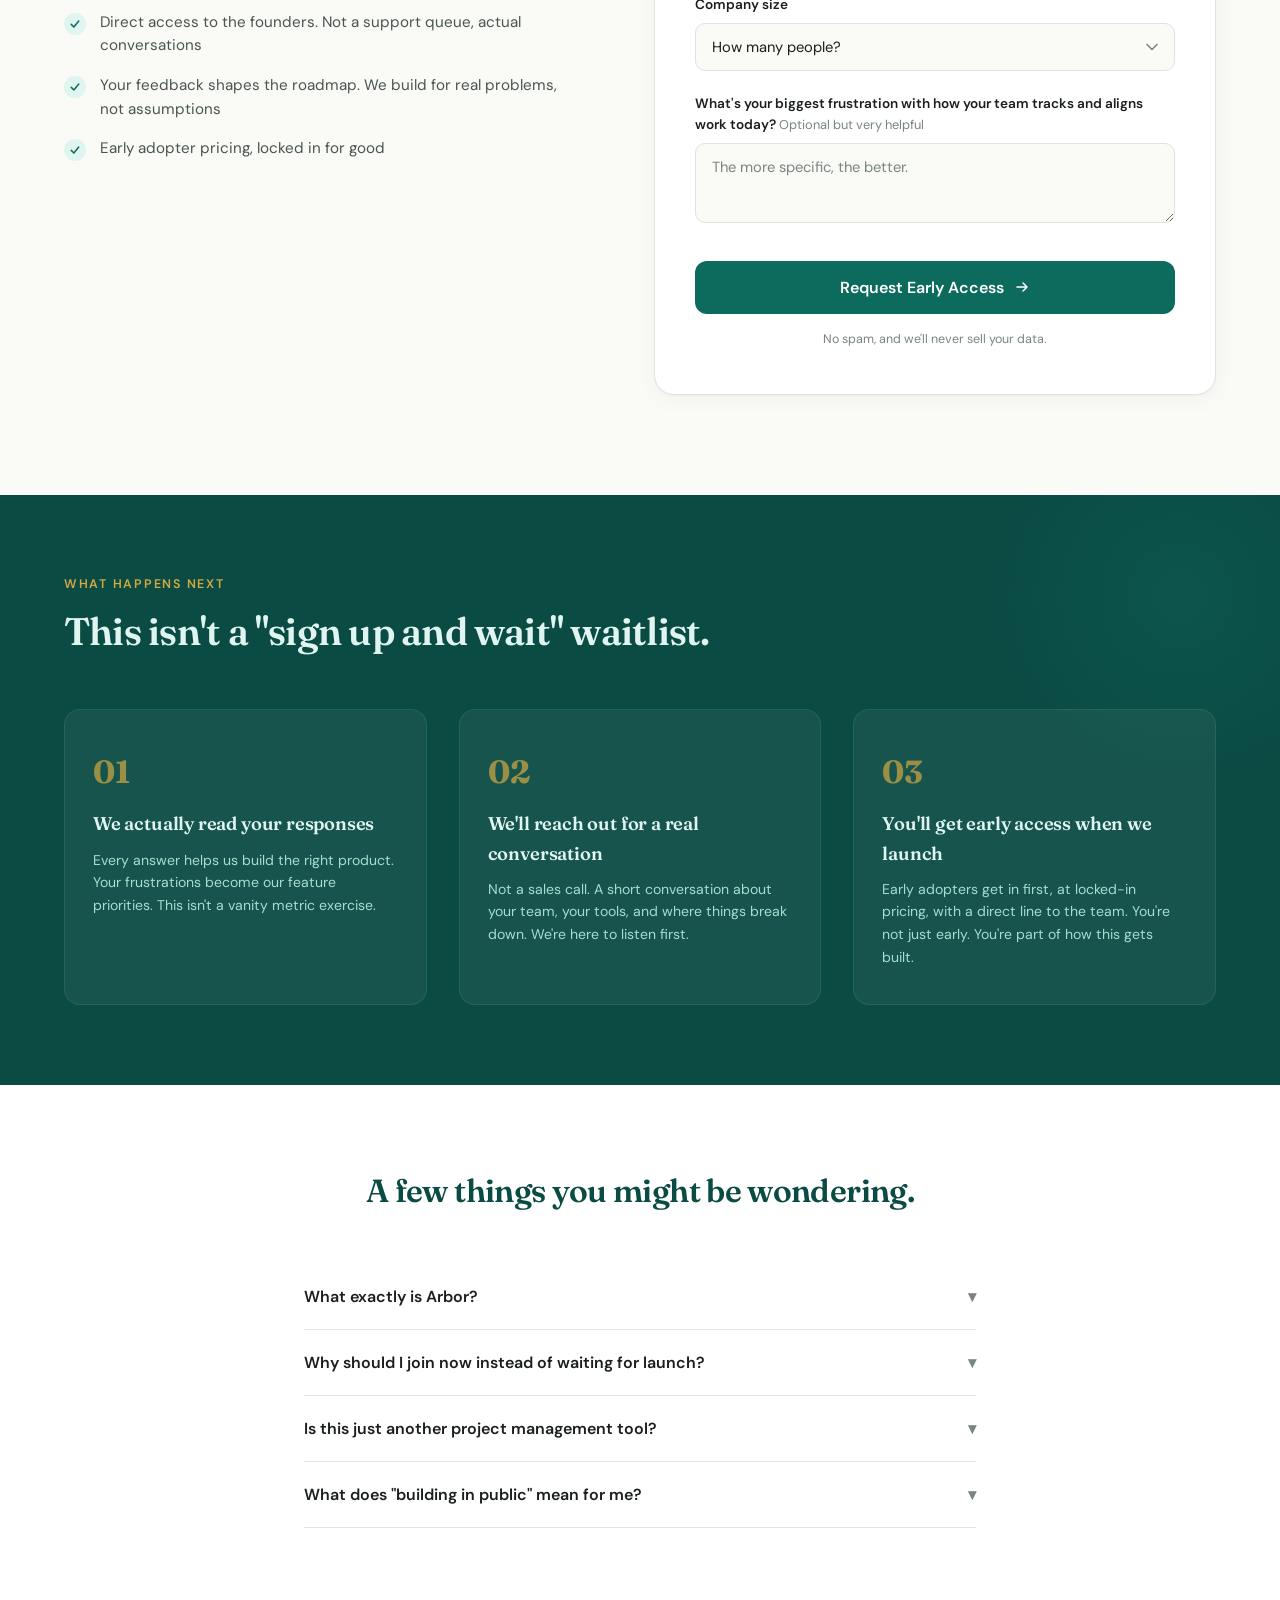
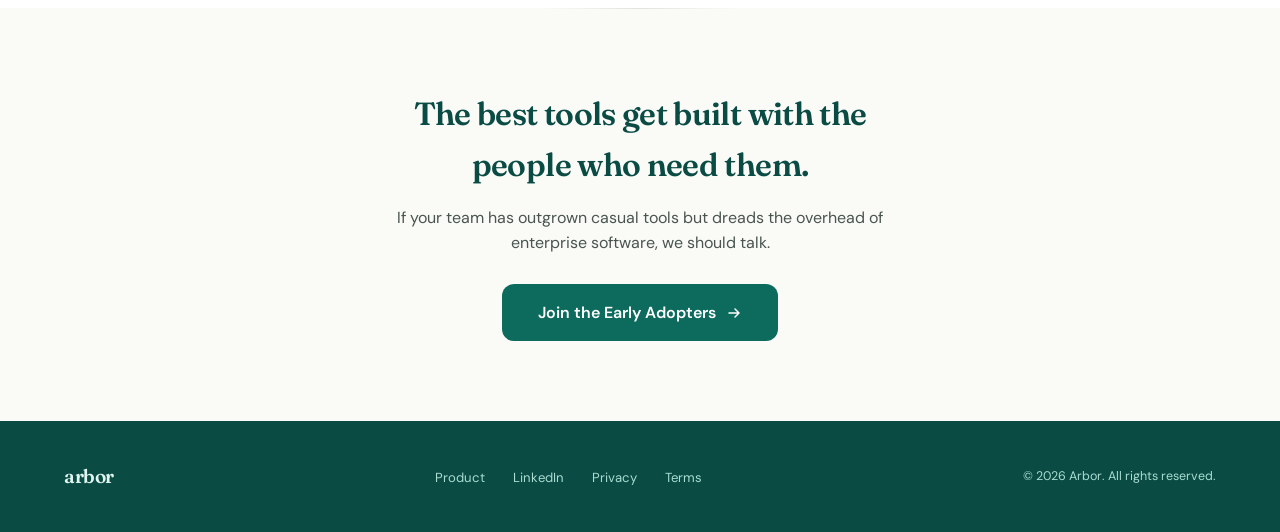
<file: index-waitlist.html>
<!DOCTYPE html>
<html lang="en">
<head>
<meta charset="UTF-8">
<meta name="viewport" content="width=device-width, initial-scale=1.0">
<title>Arbor | Early Adopters</title>
<meta name="description" content="Be among the first to use Arbor, the strategic alignment platform that connects goals to execution. Join our early adopters and help shape the future of how teams work.">
<meta property="og:title" content="Arbor | Early Adopters">
<meta property="og:description" content="Work should flow from strategy, not report to it. Get early access to the platform that makes it happen.">
<meta property="og:type" content="website">
<meta property="og:url" content="https://arbortech.io/waitlist">
<link rel="preconnect" href="https://fonts.googleapis.com">
<link rel="preconnect" href="https://fonts.gstatic.com" crossorigin>
<link href="https://fonts.googleapis.com/css2?family=Fraunces:ital,opsz,wght@0,9..144,300;0,9..144,400;0,9..144,500;0,9..144,600;0,9..144,700;1,9..144,400&family=DM+Sans:ital,wght@0,300;0,400;0,500;0,600;0,700;1,400&display=swap" rel="stylesheet">
<style>
:root {
  --green-deep: #0A4B44;
  --green-primary: #0D6B5E;
  --green-mid: #1A8A7A;
  --green-light: #E0F5F0;
  --green-subtle: #F0FAF8;
  --amber: #D4A843;
  --amber-light: #E8D5A0;
  --amber-subtle: #FBF6EA;
  --rose: #D4654A;
  --rose-light: #E8A090;
  --rose-subtle: #FDF0EC;
  --charcoal: #1A1F1E;
  --charcoal-mid: #2A302E;
  --text-primary: #1A1F1E;
  --text-secondary: #4A5550;
  --text-muted: #7A857F;
  --text-on-dark: #E0F5F0;
  --text-on-dark-muted: #A8DDD0;
  --bg-warm: #FAFAF7;
  --bg-white: #FFFFFF;
  --border-light: #E4E2DD;
  --font-display: 'Fraunces', serif;
  --font-body: 'DM Sans', sans-serif;
  --max-width: 1200px;
}

*, *::before, *::after { margin: 0; padding: 0; box-sizing: border-box; }
html { scroll-behavior: smooth; font-size: 16px; }

body {
  font-family: var(--font-body);
  color: var(--text-primary);
  background: var(--bg-warm);
  line-height: 1.6;
  -webkit-font-smoothing: antialiased;
  overflow-x: hidden;
  min-height: 100vh;
}

/* --- ANIMATIONS --- */
@keyframes fadeUp {
  from { opacity: 0; transform: translateY(24px); }
  to { opacity: 1; transform: translateY(0); }
}
@keyframes fadeIn {
  from { opacity: 0; }
  to { opacity: 1; }
}
@keyframes growUp {
  from { transform: scaleY(0); }
  to { transform: scaleY(1); }
}
@keyframes leafSway {
  0%, 100% { transform: rotate(0deg) translateY(0); }
  25% { transform: rotate(2deg) translateY(-3px); }
  75% { transform: rotate(-1.5deg) translateY(-1px); }
}
@keyframes gentlePulse {
  0%, 100% { opacity: 0.15; }
  50% { opacity: 0.3; }
}
@keyframes dotPulse {
  0%, 100% { transform: scale(1); opacity: 0.6; }
  50% { transform: scale(1.3); opacity: 1; }
}

.animate-on-scroll {
  opacity: 0;
  transform: translateY(24px);
  transition: opacity 0.7s ease, transform 0.7s ease;
}
.animate-on-scroll.visible {
  opacity: 1;
  transform: translateY(0);
}
.animate-on-scroll.delay-1 { transition-delay: 0.1s; }
.animate-on-scroll.delay-2 { transition-delay: 0.2s; }
.animate-on-scroll.delay-3 { transition-delay: 0.3s; }
.animate-on-scroll.delay-4 { transition-delay: 0.4s; }

/* --- NAV --- */
nav {
  position: fixed;
  top: 0; left: 0; right: 0;
  z-index: 1000;
  background: rgba(10, 75, 68, 0.92);
  backdrop-filter: blur(20px);
  -webkit-backdrop-filter: blur(20px);
  border-bottom: 1px solid rgba(26, 138, 122, 0.2);
  transition: all 0.3s ease;
}
nav.scrolled {
  background: rgba(10, 75, 68, 0.97);
  box-shadow: 0 1px 20px rgba(0,0,0,0.15);
}
.nav-inner {
  max-width: var(--max-width);
  margin: 0 auto;
  padding: 0 24px;
  display: flex;
  align-items: center;
  justify-content: space-between;
  height: 72px;
}
.nav-logo {
  font-family: var(--font-display);
  font-size: 1.5rem;
  font-weight: 600;
  color: var(--text-on-dark);
  text-decoration: none;
  letter-spacing: -0.02em;
}
.nav-logo span { color: var(--green-mid); }
.nav-badge {
  display: inline-flex;
  align-items: center;
  gap: 6px;
  font-family: var(--font-body);
  font-size: 0.7rem;
  font-weight: 600;
  color: var(--amber);
  background: rgba(212, 168, 67, 0.15);
  padding: 8px 16px;
  border-radius: 100px;
  letter-spacing: 0.06em;
  text-transform: uppercase;
  text-decoration: none;
  border: 1px solid rgba(212, 168, 67, 0.25);
  transition: all 0.2s ease;
  cursor: pointer;
}
.nav-badge:hover {
  background: rgba(212, 168, 67, 0.25);
  border-color: rgba(212, 168, 67, 0.4);
  transform: translateY(-1px);
}
.nav-badge::before {
  content: '';
  width: 6px;
  height: 6px;
  border-radius: 50%;
  background: var(--amber);
  animation: dotPulse 2s ease infinite;
}

/* --- HERO --- */
.hero {
  padding-top: 140px;
  padding-bottom: 80px;
  position: relative;
  overflow: hidden;
}
.hero::before {
  content: '';
  position: absolute;
  top: -200px;
  right: -200px;
  width: 700px;
  height: 700px;
  border-radius: 50%;
  background: radial-gradient(circle, rgba(13, 107, 94, 0.04) 0%, transparent 70%);
  pointer-events: none;
}
.hero::after {
  content: '';
  position: absolute;
  bottom: -100px;
  left: -150px;
  width: 500px;
  height: 500px;
  border-radius: 50%;
  background: radial-gradient(circle, rgba(212, 168, 67, 0.05) 0%, transparent 70%);
  pointer-events: none;
}
.hero-layout {
  max-width: var(--max-width);
  margin: 0 auto;
  padding: 0 24px;
  display: grid;
  grid-template-columns: 1fr 1fr;
  gap: 80px;
  align-items: center;
}
.hero-content {
  animation: fadeUp 0.8s ease forwards;
}
.hero-eyebrow {
  font-family: var(--font-body);
  font-size: 0.8rem;
  font-weight: 600;
  color: var(--amber);
  text-transform: uppercase;
  letter-spacing: 0.12em;
  margin-bottom: 20px;
  display: flex;
  align-items: center;
  gap: 10px;
}
.hero-eyebrow::before {
  content: '';
  display: inline-block;
  width: 24px;
  height: 2px;
  background: var(--amber);
}
.hero h1 {
  font-family: var(--font-display);
  font-size: clamp(2.4rem, 4.5vw, 3.4rem);
  font-weight: 600;
  line-height: 1.12;
  color: var(--green-deep);
  letter-spacing: -0.03em;
  margin-bottom: 20px;
}
.hero h1 em {
  font-style: italic;
  color: var(--green-mid);
}
.hero-sub {
  font-size: 1.15rem;
  line-height: 1.7;
  color: var(--text-secondary);
  max-width: 520px;
  margin-bottom: 12px;
}
.hero-sub-secondary {
  font-size: 1rem;
  line-height: 1.7;
  color: var(--text-muted);
  max-width: 520px;
  margin-bottom: 32px;
}
.btn-primary {
  display: inline-flex;
  align-items: center;
  gap: 10px;
  background: var(--green-primary);
  color: white;
  padding: 16px 32px;
  border-radius: 10px;
  font-family: var(--font-body);
  font-size: 1rem;
  font-weight: 600;
  text-decoration: none;
  border: none;
  cursor: pointer;
  transition: all 0.25s ease;
}
.btn-primary:hover {
  background: var(--green-deep);
  transform: translateY(-2px);
  box-shadow: 0 8px 24px rgba(13, 107, 94, 0.25);
}
.hero-cta-arrow {
  display: inline-flex;
  align-items: center;
  gap: 8px;
  color: var(--green-primary);
  font-weight: 600;
  font-size: 0.95rem;
  text-decoration: none;
  transition: gap 0.2s ease;
  cursor: pointer;
}
.hero-cta-arrow:hover { gap: 12px; }
.hero-cta-arrow svg {
  transition: transform 0.2s;
}
.hero-cta-arrow:hover svg {
  transform: translateX(3px);
}

/* Hero visual — atmospheric tree */
.hero-visual {
  display: flex;
  justify-content: center;
  align-items: center;
  animation: fadeIn 1s ease 0.3s forwards;
  opacity: 0;
}
.hero-tree-svg {
  width: 100%;
  max-width: 420px;
}
.tree-node-glow {
  animation: gentlePulse 3s ease infinite;
}
.tree-leaf-group {
  animation: leafSway 6s ease-in-out infinite;
  transform-origin: bottom center;
}
.tree-leaf-group:nth-child(2) { animation-delay: -1.5s; }
.tree-leaf-group:nth-child(3) { animation-delay: -3s; }

/* --- PROBLEM STRIP --- */
.problem-strip {
  background: var(--bg-white);
  border-top: 1px solid var(--border-light);
  border-bottom: 1px solid var(--border-light);
  padding: 64px 0;
}
.problem-strip-inner {
  max-width: var(--max-width);
  margin: 0 auto;
  padding: 0 24px;
}
.problem-strip-label {
  font-family: var(--font-body);
  font-size: 0.78rem;
  font-weight: 600;
  color: var(--rose);
  text-transform: uppercase;
  letter-spacing: 0.14em;
  margin-bottom: 12px;
}
.problem-strip h2 {
  font-family: var(--font-display);
  font-size: clamp(1.6rem, 3vw, 2.2rem);
  font-weight: 600;
  color: var(--green-deep);
  letter-spacing: -0.02em;
  line-height: 1.2;
  margin-bottom: 40px;
  max-width: 600px;
}
.pain-grid {
  display: grid;
  grid-template-columns: repeat(4, 1fr);
  gap: 24px;
}
.pain-card {
  padding: 28px 24px;
  border-radius: 12px;
  border: 1px solid var(--border-light);
  background: var(--bg-warm);
  position: relative;
  transition: all 0.3s ease;
}
.pain-card:hover {
  border-color: var(--green-light);
  transform: translateY(-2px);
  box-shadow: 0 8px 24px rgba(0,0,0,0.04);
}
.pain-card::before {
  content: '';
  position: absolute;
  top: 0; left: 0;
  width: 100%;
  height: 3px;
  border-radius: 12px 12px 0 0;
}
.pain-card:nth-child(1)::before { background: var(--rose); }
.pain-card:nth-child(2)::before { background: var(--amber); }
.pain-card:nth-child(3)::before { background: var(--rose-light); }
.pain-card:nth-child(4)::before { background: var(--amber-light); }
.pain-icon {
  font-family: var(--font-display);
  font-size: 0.85rem;
  font-weight: 700;
  width: 28px;
  height: 28px;
  border-radius: 8px;
  display: flex;
  align-items: center;
  justify-content: center;
  margin-bottom: 14px;
  color: var(--bg-white);
}
.pain-card:nth-child(1) .pain-icon { background: var(--rose); }
.pain-card:nth-child(2) .pain-icon { background: var(--amber); }
.pain-card:nth-child(3) .pain-icon { background: var(--rose-light); }
.pain-card:nth-child(4) .pain-icon { background: var(--amber-light); }
.pain-card h3 {
  font-family: var(--font-display);
  font-size: 1rem;
  font-weight: 600;
  color: var(--green-deep);
  margin-bottom: 8px;
  letter-spacing: -0.01em;
}
.pain-card p {
  font-size: 0.85rem;
  color: var(--text-secondary);
  line-height: 1.55;
}

/* --- FORM SECTION --- */
.form-section {
  padding: 100px 0;
  position: relative;
}
.form-section::before {
  content: '';
  position: absolute;
  top: 0; left: 50%;
  transform: translateX(-50%);
  width: 1px;
  height: 60px;
  background: linear-gradient(to bottom, var(--border-light), transparent);
}
.form-layout {
  max-width: var(--max-width);
  margin: 0 auto;
  padding: 0 24px;
  display: grid;
  grid-template-columns: 1fr 1.1fr;
  gap: 80px;
  align-items: start;
}
.form-context {
  padding-top: 20px;
}
.form-context-label {
  font-family: var(--font-body);
  font-size: 0.78rem;
  font-weight: 600;
  color: var(--green-mid);
  text-transform: uppercase;
  letter-spacing: 0.14em;
  margin-bottom: 16px;
}
.form-context h2 {
  font-family: var(--font-display);
  font-size: clamp(1.8rem, 3vw, 2.4rem);
  font-weight: 600;
  color: var(--green-deep);
  letter-spacing: -0.02em;
  line-height: 1.15;
  margin-bottom: 20px;
}
.form-context > p {
  font-size: 1.05rem;
  color: var(--text-secondary);
  line-height: 1.7;
  margin-bottom: 36px;
  max-width: 480px;
}
.what-you-get {
  list-style: none;
  display: flex;
  flex-direction: column;
  gap: 16px;
}
.what-you-get li {
  display: flex;
  gap: 14px;
  align-items: flex-start;
  font-size: 0.95rem;
  color: var(--text-secondary);
  line-height: 1.55;
}
.what-you-get .check-icon {
  flex-shrink: 0;
  width: 22px;
  height: 22px;
  border-radius: 50%;
  background: var(--green-light);
  display: flex;
  align-items: center;
  justify-content: center;
  margin-top: 2px;
}
.what-you-get .check-icon svg {
  width: 12px;
  height: 12px;
  color: var(--green-primary);
}

/* The Form */
.waitlist-form-card {
  background: var(--bg-white);
  border: 1px solid var(--border-light);
  border-radius: 20px;
  padding: 44px 40px;
  box-shadow: 0 4px 24px rgba(0,0,0,0.04), 0 1px 2px rgba(0,0,0,0.03);
  position: relative;
}
.waitlist-form-card::before {
  content: '';
  position: absolute;
  top: -1px; left: 40px; right: 40px;
  height: 3px;
  background: linear-gradient(90deg, var(--green-primary), var(--amber), var(--rose-light));
  border-radius: 0 0 3px 3px;
}
.form-title {
  font-family: var(--font-display);
  font-size: 1.35rem;
  font-weight: 600;
  color: var(--green-deep);
  margin-bottom: 6px;
  letter-spacing: -0.01em;
}
.form-subtitle {
  font-size: 0.88rem;
  color: var(--text-muted);
  margin-bottom: 32px;
}
.form-group {
  margin-bottom: 22px;
}
.form-group label {
  display: block;
  font-size: 0.85rem;
  font-weight: 600;
  color: var(--text-primary);
  margin-bottom: 7px;
}
.form-group label .optional {
  font-weight: 400;
  color: var(--text-muted);
  font-size: 0.8rem;
}
.form-group input,
.form-group select,
.form-group textarea {
  width: 100%;
  padding: 13px 16px;
  border: 1.5px solid var(--border-light);
  border-radius: 10px;
  font-family: var(--font-body);
  font-size: 0.92rem;
  color: var(--text-primary);
  background: var(--bg-warm);
  transition: all 0.2s ease;
  outline: none;
  -webkit-appearance: none;
}
.form-group select {
  background-image: url("data:image/svg+xml,%3Csvg width='12' height='8' viewBox='0 0 12 8' fill='none' xmlns='http://www.w3.org/2000/svg'%3E%3Cpath d='M1 1.5L6 6.5L11 1.5' stroke='%237A857F' stroke-width='1.5' stroke-linecap='round' stroke-linejoin='round'/%3E%3C/svg%3E");
  background-repeat: no-repeat;
  background-position: right 16px center;
  padding-right: 40px;
  cursor: pointer;
}
.form-group textarea {
  resize: vertical;
  min-height: 80px;
}
.form-group input::placeholder,
.form-group textarea::placeholder {
  color: var(--text-muted);
}
.form-group input:focus,
.form-group select:focus,
.form-group textarea:focus {
  border-color: var(--green-primary);
  background: var(--bg-white);
  box-shadow: 0 0 0 3px rgba(13, 107, 94, 0.08);
}
.form-row {
  display: grid;
  grid-template-columns: 1fr 1fr;
  gap: 16px;
}
.btn-submit {
  width: 100%;
  display: inline-flex;
  align-items: center;
  justify-content: center;
  gap: 10px;
  background: var(--green-primary);
  color: white;
  padding: 16px 32px;
  border-radius: 12px;
  font-family: var(--font-body);
  font-size: 1rem;
  font-weight: 600;
  border: none;
  cursor: pointer;
  transition: all 0.25s ease;
  margin-top: 8px;
}
.btn-submit:hover {
  background: var(--green-deep);
  transform: translateY(-2px);
  box-shadow: 0 8px 24px rgba(13, 107, 94, 0.25);
}
.btn-submit:active {
  transform: translateY(0);
}
.form-footer {
  text-align: center;
  margin-top: 16px;
  font-size: 0.78rem;
  color: var(--text-muted);
}
.form-footer a {
  color: var(--text-muted);
  text-decoration: underline;
  text-underline-offset: 2px;
}

/* Success state */
.form-success {
  display: none;
  text-align: center;
  padding: 40px 20px;
}
.form-success.show {
  display: block;
  animation: fadeUp 0.5s ease forwards;
}
.form-success-icon {
  width: 64px;
  height: 64px;
  border-radius: 50%;
  background: var(--green-light);
  display: flex;
  align-items: center;
  justify-content: center;
  margin: 0 auto 20px;
}
.form-success-icon svg {
  width: 28px;
  height: 28px;
  color: var(--green-primary);
}
.form-success h3 {
  font-family: var(--font-display);
  font-size: 1.4rem;
  font-weight: 600;
  color: var(--green-deep);
  margin-bottom: 10px;
}
.form-success p {
  font-size: 0.95rem;
  color: var(--text-secondary);
  line-height: 1.6;
  max-width: 360px;
  margin: 0 auto;
}

/* --- WHAT TO EXPECT --- */
.expect-section {
  background: var(--green-deep);
  padding: 80px 0;
  position: relative;
  overflow: hidden;
}
.expect-section::before {
  content: '';
  position: absolute;
  top: -100px;
  right: -100px;
  width: 400px;
  height: 400px;
  border-radius: 50%;
  background: radial-gradient(circle, rgba(26, 138, 122, 0.15) 0%, transparent 70%);
  pointer-events: none;
}
.expect-inner {
  max-width: var(--max-width);
  margin: 0 auto;
  padding: 0 24px;
}
.expect-header {
  margin-bottom: 56px;
}
.expect-label {
  font-size: 0.78rem;
  font-weight: 600;
  color: var(--amber);
  text-transform: uppercase;
  letter-spacing: 0.14em;
  margin-bottom: 14px;
}
.expect-header h2 {
  font-family: var(--font-display);
  font-size: clamp(1.8rem, 3vw, 2.4rem);
  font-weight: 600;
  color: var(--text-on-dark);
  letter-spacing: -0.02em;
  line-height: 1.15;
}
.expect-grid {
  display: grid;
  grid-template-columns: repeat(3, 1fr);
  gap: 32px;
}
.expect-card {
  padding: 36px 28px;
  border-radius: 16px;
  background: rgba(255, 255, 255, 0.05);
  border: 1px solid rgba(255, 255, 255, 0.08);
  transition: all 0.3s ease;
}
.expect-card:hover {
  background: rgba(255, 255, 255, 0.08);
  border-color: rgba(255, 255, 255, 0.12);
  transform: translateY(-3px);
}
.expect-number {
  font-family: var(--font-display);
  font-size: 2rem;
  font-weight: 700;
  color: var(--amber);
  margin-bottom: 12px;
  opacity: 0.7;
}
.expect-card h3 {
  font-family: var(--font-display);
  font-size: 1.15rem;
  font-weight: 600;
  color: var(--text-on-dark);
  margin-bottom: 10px;
  letter-spacing: -0.01em;
}
.expect-card p {
  font-size: 0.88rem;
  color: var(--text-on-dark-muted);
  line-height: 1.6;
}

/* --- MINI FAQ --- */
.mini-faq {
  padding: 80px 0;
  background: var(--bg-white);
}
.mini-faq-inner {
  max-width: 720px;
  margin: 0 auto;
  padding: 0 24px;
}
.mini-faq-header {
  text-align: center;
  margin-bottom: 48px;
}
.mini-faq-header h2 {
  font-family: var(--font-display);
  font-size: clamp(1.6rem, 2.5vw, 2rem);
  font-weight: 600;
  color: var(--green-deep);
  letter-spacing: -0.02em;
}
.faq-item {
  border-bottom: 1px solid var(--border-light);
}
.faq-item:first-child {
  border-top: 1px solid var(--border-light);
}
.faq-question {
  width: 100%;
  display: flex;
  justify-content: space-between;
  align-items: center;
  padding: 22px 0;
  background: none;
  border: none;
  cursor: pointer;
  font-family: var(--font-body);
  font-size: 1rem;
  font-weight: 600;
  color: var(--text-primary);
  text-align: left;
  transition: color 0.2s;
  gap: 16px;
}
.faq-question:hover { color: var(--green-primary); }
.faq-question .arrow {
  font-size: 1rem;
  color: var(--text-muted);
  transition: transform 0.3s ease;
  flex-shrink: 0;
}
.faq-item.open .arrow {
  transform: rotate(180deg);
}
.faq-answer {
  max-height: 0;
  overflow: hidden;
  transition: max-height 0.35s ease;
}
.faq-answer-inner {
  padding-bottom: 22px;
}
.faq-answer-inner p {
  font-size: 0.92rem;
  color: var(--text-secondary);
  line-height: 1.7;
}

/* --- FINAL CTA --- */
.final-cta {
  padding: 80px 0;
  text-align: center;
  position: relative;
}
.final-cta::before {
  content: '';
  position: absolute;
  top: 0;
  left: 50%;
  transform: translateX(-50%);
  width: 200px;
  height: 1px;
  background: linear-gradient(90deg, transparent, var(--border-light), transparent);
}
.final-cta-inner {
  max-width: 560px;
  margin: 0 auto;
  padding: 0 24px;
}
.final-cta h2 {
  font-family: var(--font-display);
  font-size: clamp(1.6rem, 2.5vw, 2rem);
  font-weight: 600;
  color: var(--green-deep);
  letter-spacing: -0.02em;
  margin-bottom: 14px;
}
.final-cta p {
  font-size: 1rem;
  color: var(--text-secondary);
  margin-bottom: 28px;
  line-height: 1.6;
}
.btn-final {
  display: inline-flex;
  align-items: center;
  gap: 10px;
  background: var(--green-primary);
  color: white;
  padding: 16px 36px;
  border-radius: 12px;
  font-family: var(--font-body);
  font-size: 1rem;
  font-weight: 600;
  text-decoration: none;
  border: none;
  cursor: pointer;
  transition: all 0.25s ease;
}
.btn-final:hover {
  background: var(--green-deep);
  transform: translateY(-2px);
  box-shadow: 0 8px 24px rgba(13, 107, 94, 0.25);
}

/* --- FOOTER --- */
footer {
  padding: 40px 0;
  background: var(--green-deep);
  border-top: none;
}
.footer-inner {
  max-width: var(--max-width);
  margin: 0 auto;
  padding: 0 24px;
  display: flex;
  align-items: center;
  justify-content: space-between;
  flex-wrap: wrap;
  gap: 16px;
}
.footer-logo {
  font-family: var(--font-display);
  font-size: 1.2rem;
  font-weight: 600;
  color: var(--text-on-dark);
  letter-spacing: -0.02em;
}
.footer-links {
  display: flex;
  gap: 28px;
  list-style: none;
}
.footer-links a {
  font-size: 0.82rem;
  color: var(--text-on-dark-muted);
  text-decoration: none;
  transition: color 0.2s;
}
.footer-links a:hover { color: var(--text-on-dark); }
.footer-copy {
  font-size: 0.78rem;
  color: var(--text-on-dark-muted);
}

/* --- RESPONSIVE --- */
@media (max-width: 1024px) {
  .hero-layout {
    grid-template-columns: 1fr;
    gap: 48px;
  }
  .hero-visual {
    order: -1;
    max-width: 320px;
    margin: 0 auto;
  }
  .hero-content {
    text-align: center;
    display: flex;
    flex-direction: column;
    align-items: center;
  }
  .hero-eyebrow {
    justify-content: center;
  }
  .hero-sub {
    max-width: 540px;
  }
  .pain-grid {
    grid-template-columns: repeat(2, 1fr);
  }
  .form-layout {
    grid-template-columns: 1fr;
    gap: 48px;
    max-width: 600px;
  }
  .form-context {
    text-align: center;
    display: flex;
    flex-direction: column;
    align-items: center;
  }
  .what-you-get {
    align-items: center;
  }
  .what-you-get li {
    max-width: 400px;
  }
  .expect-grid {
    grid-template-columns: 1fr;
    max-width: 480px;
    margin: 0 auto;
  }
}

@media (max-width: 640px) {
  .hero {
    padding-top: 120px;
    padding-bottom: 60px;
  }
  .pain-grid {
    grid-template-columns: 1fr;
  }
  .form-section {
    padding: 64px 0;
  }
  .waitlist-form-card {
    padding: 32px 24px;
  }
  .form-row {
    grid-template-columns: 1fr;
  }
  .expect-section {
    padding: 60px 0;
  }
  .mini-faq {
    padding: 60px 0;
  }
  .footer-inner {
    flex-direction: column;
    text-align: center;
  }
  .footer-links {
    flex-wrap: wrap;
    justify-content: center;
  }
}
</style>
</head>
<body>

<!-- NAV -->
<nav id="nav">
  <div class="nav-inner">
    <a href="https://arbortech.io" class="nav-logo">arbor</a>
    <a href="#waitlist-form" class="nav-badge">Early Adopter Access Open</a>
  </div>
</nav>

<!-- HERO -->
<section class="hero">
  <div class="hero-layout">
    <div class="hero-content">
      <div class="hero-eyebrow">Early Access</div>
      <h1>The alignment layer your tools are <em>missing.</em></h1>
      <p class="hero-sub">Arbor connects your company's goals to your team's daily work in one living hierarchy. No more disconnect between strategy and execution.</p>
      <p class="hero-sub-secondary">We're opening early access to a small group of teams who are ready to work differently.</p>
      <a href="#waitlist-form" class="btn-primary">
        Join the Early Adopters
        <svg width="16" height="16" viewBox="0 0 16 16" fill="none"><path d="M3 8h10M9 4l4 4-4 4" stroke="currentColor" stroke-width="1.5" stroke-linecap="round" stroke-linejoin="round"/></svg>
      </a>
    </div>
    <div class="hero-visual">
      <svg class="hero-tree-svg" viewBox="0 0 400 400" fill="none" xmlns="http://www.w3.org/2000/svg">
        <!-- Background atmosphere -->
        <circle cx="200" cy="220" r="160" fill="#0D6B5E" opacity="0.03"/>
        <circle cx="200" cy="220" r="100" fill="#0D6B5E" opacity="0.04"/>
        
        <!-- Root node at top — the company goal -->
        <circle cx="200" cy="60" r="14" fill="#0D6B5E" opacity="0.12"/>
        <circle cx="200" cy="60" r="7" fill="#0D6B5E" opacity="0.4"/>
        
        <!-- Trunk downward from root -->
        <line x1="200" y1="74" x2="200" y2="140" stroke="#0D6B5E" stroke-width="3" stroke-linecap="round" opacity="0.2"/>
        
        <!-- Level 1 branches (Initiatives) -->
        <line x1="200" y1="130" x2="120" y2="185" stroke="#0D6B5E" stroke-width="2.5" stroke-linecap="round" opacity="0.18"/>
        <line x1="200" y1="130" x2="280" y2="185" stroke="#0D6B5E" stroke-width="2.5" stroke-linecap="round" opacity="0.18"/>
        
        <!-- Level 2 branches (Projects) -->
        <line x1="120" y1="195" x2="80" y2="255" stroke="#0D6B5E" stroke-width="2" stroke-linecap="round" opacity="0.14"/>
        <line x1="120" y1="195" x2="160" y2="255" stroke="#0D6B5E" stroke-width="2" stroke-linecap="round" opacity="0.14"/>
        <line x1="280" y1="195" x2="240" y2="255" stroke="#D4A843" stroke-width="2" stroke-linecap="round" opacity="0.14"/>
        <line x1="280" y1="195" x2="320" y2="255" stroke="#D4A843" stroke-width="2" stroke-linecap="round" opacity="0.14"/>
        
        <!-- Level 3 branches (Tasks) -->
        <line x1="80" y1="265" x2="60" y2="315" stroke="#0D6B5E" stroke-width="1.5" stroke-linecap="round" opacity="0.1"/>
        <line x1="80" y1="265" x2="100" y2="315" stroke="#0D6B5E" stroke-width="1.5" stroke-linecap="round" opacity="0.1"/>
        <line x1="160" y1="265" x2="145" y2="315" stroke="#1A8A7A" stroke-width="1.5" stroke-linecap="round" opacity="0.1"/>
        <line x1="160" y1="265" x2="178" y2="315" stroke="#1A8A7A" stroke-width="1.5" stroke-linecap="round" opacity="0.1"/>
        <line x1="240" y1="265" x2="225" y2="315" stroke="#D4A843" stroke-width="1.5" stroke-linecap="round" opacity="0.1"/>
        <line x1="240" y1="265" x2="258" y2="315" stroke="#D4A843" stroke-width="1.5" stroke-linecap="round" opacity="0.1"/>
        <line x1="320" y1="265" x2="305" y2="315" stroke="#D4654A" stroke-width="1.5" stroke-linecap="round" opacity="0.1"/>
        <line x1="320" y1="265" x2="340" y2="315" stroke="#D4654A" stroke-width="1.5" stroke-linecap="round" opacity="0.1"/>
        
        <!-- Level 1 nodes (Initiatives) -->
        <g class="tree-leaf-group">
          <circle cx="120" cy="190" r="24" fill="#0D6B5E" opacity="0.08"/>
          <circle cx="120" cy="190" r="14" fill="#0D6B5E" opacity="0.1"/>
          <circle class="tree-node-glow" cx="120" cy="190" r="6" fill="#0D6B5E" opacity="0.5"/>
        </g>
        <g class="tree-leaf-group">
          <circle cx="280" cy="190" r="24" fill="#D4A843" opacity="0.1"/>
          <circle cx="280" cy="190" r="14" fill="#D4A843" opacity="0.12"/>
          <circle class="tree-node-glow" cx="280" cy="190" r="6" fill="#D4A843" opacity="0.5"/>
        </g>
        
        <!-- Level 2 nodes (Projects) -->
        <g class="tree-leaf-group">
          <circle cx="80" cy="260" r="20" fill="#0D6B5E" opacity="0.07"/>
          <circle cx="80" cy="260" r="12" fill="#0D6B5E" opacity="0.09"/>
          <circle class="tree-node-glow" cx="80" cy="260" r="5" fill="#0D6B5E" opacity="0.45"/>
        </g>
        <g class="tree-leaf-group">
          <circle cx="160" cy="260" r="20" fill="#1A8A7A" opacity="0.07"/>
          <circle cx="160" cy="260" r="12" fill="#1A8A7A" opacity="0.09"/>
          <circle class="tree-node-glow" cx="160" cy="260" r="5" fill="#1A8A7A" opacity="0.45"/>
        </g>
        <g class="tree-leaf-group">
          <circle cx="240" cy="260" r="20" fill="#D4A843" opacity="0.08"/>
          <circle cx="240" cy="260" r="12" fill="#D4A843" opacity="0.1"/>
          <circle class="tree-node-glow" cx="240" cy="260" r="5" fill="#D4A843" opacity="0.45"/>
        </g>
        <g class="tree-leaf-group">
          <circle cx="320" cy="260" r="20" fill="#D4654A" opacity="0.07"/>
          <circle cx="320" cy="260" r="12" fill="#D4654A" opacity="0.09"/>
          <circle class="tree-node-glow" cx="320" cy="260" r="5" fill="#D4654A" opacity="0.45"/>
        </g>
        
        <!-- Level 3 nodes (Tasks - smallest) -->
        <circle cx="60" cy="320" r="8" fill="#0D6B5E" opacity="0.06"/>
        <circle cx="60" cy="320" r="3.5" fill="#0D6B5E" opacity="0.3"/>
        <circle cx="100" cy="320" r="8" fill="#0D6B5E" opacity="0.06"/>
        <circle cx="100" cy="320" r="3.5" fill="#0D6B5E" opacity="0.3"/>
        <circle cx="145" cy="320" r="8" fill="#1A8A7A" opacity="0.06"/>
        <circle cx="145" cy="320" r="3.5" fill="#1A8A7A" opacity="0.3"/>
        <circle cx="178" cy="320" r="8" fill="#1A8A7A" opacity="0.06"/>
        <circle cx="178" cy="320" r="3.5" fill="#1A8A7A" opacity="0.3"/>
        <circle cx="225" cy="320" r="8" fill="#D4A843" opacity="0.06"/>
        <circle cx="225" cy="320" r="3.5" fill="#D4A843" opacity="0.3"/>
        <circle cx="258" cy="320" r="8" fill="#D4A843" opacity="0.06"/>
        <circle cx="258" cy="320" r="3.5" fill="#D4A843" opacity="0.3"/>
        <circle cx="305" cy="320" r="8" fill="#D4654A" opacity="0.06"/>
        <circle cx="305" cy="320" r="3.5" fill="#D4654A" opacity="0.3"/>
        <circle cx="340" cy="320" r="8" fill="#D4654A" opacity="0.06"/>
        <circle cx="340" cy="320" r="3.5" fill="#D4654A" opacity="0.3"/>
        
        <!-- Floating context labels -->
        <text x="200" y="38" text-anchor="middle" font-family="DM Sans" font-size="10" fill="#7A857F" font-weight="500" letter-spacing="0.06em">STRATEGY</text>
        <text x="200" y="365" text-anchor="middle" font-family="DM Sans" font-size="10" fill="#7A857F" font-weight="500" letter-spacing="0.06em">EXECUTION</text>
        
        <!-- Directional flow arrows (subtle, pointing down) -->
        <path d="M196 348 L200 353 L204 348" stroke="#7A857F" stroke-width="1" stroke-linecap="round" stroke-linejoin="round" fill="none" opacity="0.4"/>
        <path d="M200 345 L200 355" stroke="#7A857F" stroke-width="1" stroke-linecap="round" opacity="0.4"/>
      </svg>
    </div>
  </div>
</section>

<!-- PROBLEM STRIP -->
<section class="problem-strip">
  <div class="problem-strip-inner">
    <div class="problem-strip-label animate-on-scroll">Sound familiar?</div>
    <h2 class="animate-on-scroll">The problems we're building Arbor to&nbsp;solve.</h2>
    <div class="pain-grid">
      <div class="pain-card animate-on-scroll delay-1">
        <div class="pain-icon">1</div>
        <h3>Duplicate work</h3>
        <p>Two teams. Same problem. Zero coordination. Nobody finds out until both are halfway done.</p>
      </div>
      <div class="pain-card animate-on-scroll delay-2">
        <div class="pain-icon">2</div>
        <h3>Meeting overload</h3>
        <p>Status meetings about status meetings. Because the tools don't surface what matters, so humans have to.</p>
      </div>
      <div class="pain-card animate-on-scroll delay-3">
        <div class="pain-icon">3</div>
        <h3>OKR theater</h3>
        <p>Objectives as a separate reporting layer that everyone maintains but nobody actually uses to make decisions.</p>
      </div>
      <div class="pain-card animate-on-scroll delay-4">
        <div class="pain-icon">4</div>
        <h3>Decisions in the dark</h3>
        <p>Leaders without ground-level visibility making calls that cascade down to the people doing the actual work.</p>
      </div>
    </div>
  </div>
</section>

<!-- FORM SECTION -->
<section class="form-section" id="waitlist-form">
  <div class="form-layout">
    <div class="form-context animate-on-scroll">
      <div class="form-context-label">Early adopters</div>
      <h2>Shape Arbor from the&nbsp;ground&nbsp;up.</h2>
      <p>We're looking for a small group of teams who live these problems every day. People who want to fix the system, not just manage around it. In return, you get a direct line to the team building the solution.</p>
      <ul class="what-you-get">
        <li>
          <div class="check-icon"><svg viewBox="0 0 16 16" fill="none"><path d="M3 8.5L6.5 12L13 4" stroke="currentColor" stroke-width="2" stroke-linecap="round" stroke-linejoin="round"/></svg></div>
          <span>Early access before public launch. See it first, break it first</span>
        </li>
        <li>
          <div class="check-icon"><svg viewBox="0 0 16 16" fill="none"><path d="M3 8.5L6.5 12L13 4" stroke="currentColor" stroke-width="2" stroke-linecap="round" stroke-linejoin="round"/></svg></div>
          <span>Direct access to the founders. Not a support queue, actual conversations</span>
        </li>
        <li>
          <div class="check-icon"><svg viewBox="0 0 16 16" fill="none"><path d="M3 8.5L6.5 12L13 4" stroke="currentColor" stroke-width="2" stroke-linecap="round" stroke-linejoin="round"/></svg></div>
          <span>Your feedback shapes the roadmap. We build for real problems, not assumptions</span>
        </li>
        <li>
          <div class="check-icon"><svg viewBox="0 0 16 16" fill="none"><path d="M3 8.5L6.5 12L13 4" stroke="currentColor" stroke-width="2" stroke-linecap="round" stroke-linejoin="round"/></svg></div>
          <span>Early adopter pricing, locked in for good</span>
        </li>
      </ul>
    </div>

    <div class="waitlist-form-card animate-on-scroll delay-2" id="formCard">
      <div id="formContent">
        <div class="form-title">Request Early Access</div>
        <div class="form-subtitle">Takes about 60 seconds. We read every&nbsp;one.</div>
        
        <div class="form-group">
          <label for="email">Work email</label>
          <input type="email" id="email" name="email" placeholder="you@company.com" required autocomplete="email">
        </div>
        
        <div class="form-row">
          <div class="form-group">
            <label for="name">Your name</label>
            <input type="text" id="name" name="name" placeholder="First Last" required autocomplete="name">
          </div>
          <div class="form-group">
            <label for="role">Your role</label>
            <select id="role" name="role" required>
              <option value="" disabled selected>Select role</option>
              <option value="ceo-founder">CEO / Founder</option>
              <option value="coo-ops">COO / Head of Ops</option>
              <option value="chief-of-staff">Chief of Staff</option>
              <option value="vp-director">VP / Director</option>
              <option value="team-lead">Team Lead / Manager</option>
              <option value="pm">Product Manager</option>
              <option value="ic">Individual Contributor</option>
              <option value="other">Other</option>
            </select>
          </div>
        </div>
        
        <div class="form-group">
          <label for="company-size">Company size</label>
          <select id="company-size" name="company-size" required>
            <option value="" disabled selected>How many people?</option>
            <option value="1-10">1-10</option>
            <option value="11-20">11-20</option>
            <option value="21-50">21-50</option>
            <option value="51-100">51-100</option>
            <option value="101-200">101-200</option>
            <option value="200+">200+</option>
          </select>
        </div>
        
        <div class="form-group">
          <label for="frustration">What's your biggest frustration with how your team tracks and aligns work today? <span class="optional">Optional but very helpful</span></label>
          <textarea id="frustration" name="frustration" placeholder="The more specific, the better."></textarea>
        </div>
        
        <button type="button" class="btn-submit" id="submitBtn" onclick="handleSubmit()">
          Request Early Access
          <svg width="16" height="16" viewBox="0 0 16 16" fill="none"><path d="M3 8h10M9 4l4 4-4 4" stroke="currentColor" stroke-width="1.5" stroke-linecap="round" stroke-linejoin="round"/></svg>
        </button>
        <div class="form-footer">No spam, and we'll never sell your data.</div>
      </div>
      
      <div class="form-success" id="formSuccess">
        <div class="form-success-icon">
          <svg viewBox="0 0 24 24" fill="none"><path d="M5 13l4 4L19 7" stroke="currentColor" stroke-width="2.5" stroke-linecap="round" stroke-linejoin="round"/></svg>
        </div>
        <h3>You're in.</h3>
        <p>We'll be in touch soon with next steps. In the meantime, you can follow our build-in-public journey on LinkedIn.</p>
      </div>
    </div>
  </div>
</section>

<!-- WHAT TO EXPECT -->
<section class="expect-section">
  <div class="expect-inner">
    <div class="expect-header animate-on-scroll">
      <div class="expect-label">What happens next</div>
      <h2>This isn't a "sign up and wait" waitlist.</h2>
    </div>
    <div class="expect-grid">
      <div class="expect-card animate-on-scroll delay-1">
        <div class="expect-number">01</div>
        <h3>We actually read your responses</h3>
        <p>Every answer helps us build the right product. Your frustrations become our feature priorities. This isn't a vanity metric exercise.</p>
      </div>
      <div class="expect-card animate-on-scroll delay-2">
        <div class="expect-number">02</div>
        <h3>We'll reach out for a real conversation</h3>
        <p>Not a sales call. A short conversation about your team, your tools, and where things break down. We're here to listen first.</p>
      </div>
      <div class="expect-card animate-on-scroll delay-3">
        <div class="expect-number">03</div>
        <h3>You'll get early access when we launch</h3>
        <p>Early adopters get in first, at locked-in pricing, with a direct line to the team. You're not just early. You're part of how this gets built.</p>
      </div>
    </div>
  </div>
</section>

<!-- MINI FAQ -->
<section class="mini-faq">
  <div class="mini-faq-inner">
    <div class="mini-faq-header animate-on-scroll">
      <h2>A few things you might be wondering.</h2>
    </div>
    
    <div class="faq-item animate-on-scroll">
      <button class="faq-question" aria-expanded="false">
        What exactly is Arbor?
        <span class="arrow">▾</span>
      </button>
      <div class="faq-answer">
        <div class="faq-answer-inner">
          <p>Arbor is a strategic alignment platform. In plain language: it connects what your company wants to achieve (goals, OKRs, initiatives) to what your team actually does every day (tasks, projects, deliverables) in one hierarchy that flows downward from strategy, not upward as status reports. Think of it as the layer between "here's our vision" and "here's my to-do list" that most companies are currently managing with spreadsheets, meetings, and wishful thinking.</p>
        </div>
      </div>
    </div>

    <div class="faq-item animate-on-scroll">
      <button class="faq-question" aria-expanded="false">
        Why should I join now instead of waiting for launch?
        <span class="arrow">▾</span>
      </button>
      <div class="faq-answer">
        <div class="faq-answer-inner">
          <p>Because the early adopters shape what gets built. Your problems, your workflows, your "I wish it did this" moments go directly into the product. You also lock in early adopter pricing permanently. And the teams who join early tend to get the most value, because the product is literally built around their reality.</p>
        </div>
      </div>
    </div>

    <div class="faq-item animate-on-scroll">
      <button class="faq-question" aria-expanded="false">
        Is this just another project management tool?
        <span class="arrow">▾</span>
      </button>
      <div class="faq-answer">
        <div class="faq-answer-inner">
          <p>No, and we're pretty deliberate about that. Arbor isn't competing with task trackers or documentation tools. We're the strategic alignment layer, the system that ensures all that daily work actually connects to what the company is trying to accomplish. You can run Arbor alongside your existing tools. Some teams will consolidate over time. Some won't. We're not precious about it.</p>
        </div>
      </div>
    </div>

    <div class="faq-item animate-on-scroll">
      <button class="faq-question" aria-expanded="false">
        What does "building in public" mean for me?
        <span class="arrow">▾</span>
      </button>
      <div class="faq-answer">
        <div class="faq-answer-inner">
          <p>It means we share the journey. The wins, the stumbles, the "well, that didn't work" moments. You'll see how decisions get made, what we're learning from user conversations, and what's actually on the roadmap (not a marketing version of it). If that kind of transparency appeals to you, you're probably our people.</p>
        </div>
      </div>
    </div>
  </div>
</section>

<!-- FINAL CTA -->
<section class="final-cta">
  <div class="final-cta-inner animate-on-scroll">
    <h2>The best tools get built with the people who need&nbsp;them.</h2>
    <p>If your team has outgrown casual tools but dreads the overhead of enterprise software, we should talk.</p>
    <a href="#waitlist-form" class="btn-final">
      Join the Early Adopters
      <svg width="16" height="16" viewBox="0 0 16 16" fill="none"><path d="M3 8h10M9 4l4 4-4 4" stroke="currentColor" stroke-width="1.5" stroke-linecap="round" stroke-linejoin="round"/></svg>
    </a>
  </div>
</section>

<!-- FOOTER -->
<footer>
  <div class="footer-inner">
    <div class="footer-logo">arbor</div>
    <ul class="footer-links">
      <li><a href="https://arbortech.io">Product</a></li>
      <li><a href="#">LinkedIn</a></li>
      <li><a href="#">Privacy</a></li>
      <li><a href="#">Terms</a></li>
    </ul>
    <p class="footer-copy">&copy; 2026 Arbor. All rights reserved.</p>
  </div>
</footer>

<script>
// Nav scroll effect
const nav = document.getElementById('nav');
window.addEventListener('scroll', () => {
  nav.classList.toggle('scrolled', window.scrollY > 20);
});

// Scroll-triggered animations
const observerOptions = { threshold: 0.1, rootMargin: '0px 0px -40px 0px' };
const observer = new IntersectionObserver((entries) => {
  entries.forEach(entry => {
    if (entry.isIntersecting) {
      entry.target.classList.add('visible');
    }
  });
}, observerOptions);
document.querySelectorAll('.animate-on-scroll').forEach(el => observer.observe(el));

// FAQ accordion
document.querySelectorAll('.faq-question').forEach(btn => {
  btn.addEventListener('click', () => {
    const item = btn.parentElement;
    const answer = item.querySelector('.faq-answer');
    const isOpen = item.classList.contains('open');
    
    document.querySelectorAll('.faq-item').forEach(i => {
      i.classList.remove('open');
      i.querySelector('.faq-answer').style.maxHeight = null;
      i.querySelector('.faq-question').setAttribute('aria-expanded', 'false');
    });
    
    if (!isOpen) {
      item.classList.add('open');
      answer.style.maxHeight = answer.scrollHeight + 'px';
      btn.setAttribute('aria-expanded', 'true');
    }
  });
});

// Smooth scroll for anchor links
document.querySelectorAll('a[href^="#"]').forEach(anchor => {
  anchor.addEventListener('click', function(e) {
    e.preventDefault();
    const target = document.querySelector(this.getAttribute('href'));
    if (target) {
      const offset = 80;
      const position = target.getBoundingClientRect().top + window.scrollY - offset;
      window.scrollTo({ top: position, behavior: 'smooth' });
    }
  });
});

// Form submission handler
function handleSubmit() {
  const email = document.getElementById('email');
  const name = document.getElementById('name');
  const role = document.getElementById('role');
  const size = document.getElementById('company-size');
  
  // Basic validation
  if (!email.value || !email.value.includes('@')) {
    email.focus();
    email.style.borderColor = 'var(--rose)';
    setTimeout(() => email.style.borderColor = '', 2000);
    return;
  }
  if (!name.value.trim()) {
    name.focus();
    name.style.borderColor = 'var(--rose)';
    setTimeout(() => name.style.borderColor = '', 2000);
    return;
  }
  if (!role.value) {
    role.focus();
    role.style.borderColor = 'var(--rose)';
    setTimeout(() => role.style.borderColor = '', 2000);
    return;
  }
  if (!size.value) {
    size.focus();
    size.style.borderColor = 'var(--rose)';
    setTimeout(() => size.style.borderColor = '', 2000);
    return;
  }

  // Collect data
  const formData = {
    email: email.value,
    name: name.value,
    role: role.value,
    companySize: size.value,
    frustration: document.getElementById('frustration').value,
    timestamp: new Date().toISOString()
  };
  
  console.log('Waitlist submission:', formData);
  
  // --- INTEGRATION POINT ---
  // Replace this with your form backend:
  // Option A: Formspree — fetch('https://formspree.io/f/YOUR_ID', { method: 'POST', body: JSON.stringify(formData), headers: {'Content-Type': 'application/json'} })
  // Option B: Google Sheets via Apps Script
  // Option C: Your own API endpoint
  // Option D: Make.com webhook
  
  // Show success
  document.getElementById('formContent').style.display = 'none';
  document.getElementById('formSuccess').classList.add('show');
  
  // Smooth scroll to show success message
  document.getElementById('formCard').scrollIntoView({ behavior: 'smooth', block: 'center' });
}

// Remove error styling on input
document.querySelectorAll('.form-group input, .form-group select, .form-group textarea').forEach(el => {
  el.addEventListener('focus', () => {
    el.style.borderColor = '';
  });
});
</script>

</body>
</html>
</file>
<file: styles.css>
/* ============================================
   Arbor Waitlist — styles.css
   Deep Teal palette
   ============================================ */

:root {
  --green-deep: #0A4B44;
  --green-primary: #0D6B5E;
  --green-mid: #1A8A7A;
  --green-light: #E0F5F0;
  --green-subtle: #F0FAF8;
  --amber: #D4A843;
  --amber-light: #E8D5A0;
  --amber-subtle: #FBF6EA;
  --rose: #D4654A;
  --rose-light: #E8A090;
  --rose-subtle: #FDF0EC;
  --charcoal: #1A1F1E;
  --charcoal-mid: #2A302E;
  --text-primary: #1A1F1E;
  --text-secondary: #4A5550;
  --text-muted: #5E6B64;
  --text-on-dark: #E0F5F0;
  --text-on-dark-muted: #A8DDD0;
  --bg-warm: #FAFAF7;
  --bg-white: #FFFFFF;
  --border-light: #E4E2DD;
  --font-display: 'Fraunces', serif;
  --font-body: 'DM Sans', sans-serif;
  --max-width: 1200px;
}

*, *::before, *::after { margin: 0; padding: 0; box-sizing: border-box; }
html { scroll-behavior: smooth; font-size: 16px; }

/* --- A11Y UTILITIES --- */
.visually-hidden {
  position: absolute !important;
  width: 1px;
  height: 1px;
  padding: 0;
  margin: -1px;
  overflow: hidden;
  clip: rect(0, 0, 0, 0);
  white-space: nowrap;
  border: 0;
}
.skip-link {
  position: absolute;
  top: -40px;
  left: 12px;
  background: var(--green-deep);
  color: var(--text-on-dark);
  padding: 10px 16px;
  border-radius: 8px;
  font-family: var(--font-body);
  font-weight: 600;
  font-size: 0.9rem;
  text-decoration: none;
  z-index: 10000;
  transition: top 0.18s ease;
}
.skip-link:focus {
  top: 12px;
  outline: 2px solid var(--amber);
  outline-offset: 2px;
}

/* Global focus-visible baseline — inputs have their own, everything else gets a consistent ring. */
:focus-visible {
  outline: 2px solid var(--green-primary);
  outline-offset: 2px;
  border-radius: 6px;
}
.nav-badge:focus-visible,
.btn-primary:focus-visible,
.btn-final:focus-visible,
.btn-submit:focus-visible {
  outline-color: var(--amber);
  outline-offset: 3px;
}

/* Anchor jump targets should sit below the fixed nav. */
#main,
#waitlist-form,
.hero,
.problem-strip,
.expect-section,
.mini-faq,
.final-cta {
  scroll-margin-top: 88px;
}

body {
  font-family: var(--font-body);
  color: var(--text-primary);
  background: var(--bg-warm);
  line-height: 1.6;
  -webkit-font-smoothing: antialiased;
  overflow-x: hidden;
  min-height: 100vh;
}

/* --- ANIMATIONS --- */
@keyframes fadeUp {
  from { opacity: 0; transform: translateY(24px); }
  to { opacity: 1; transform: translateY(0); }
}
@keyframes fadeIn {
  from { opacity: 0; }
  to { opacity: 1; }
}
@keyframes growUp {
  from { transform: scaleY(0); }
  to { transform: scaleY(1); }
}
@keyframes leafSway {
  0%, 100% { transform: rotate(0deg) translateY(0); }
  25% { transform: rotate(2deg) translateY(-3px); }
  75% { transform: rotate(-1.5deg) translateY(-1px); }
}
@keyframes gentlePulse {
  0%, 100% { opacity: 0.15; }
  50% { opacity: 0.3; }
}
@keyframes dotPulse {
  0%, 100% { transform: scale(1); opacity: 0.6; }
  50% { transform: scale(1.3); opacity: 1; }
}

.animate-on-scroll {
  opacity: 0;
  transform: translateY(24px);
  transition: opacity 0.7s ease, transform 0.7s ease;
}
.animate-on-scroll.visible {
  opacity: 1;
  transform: translateY(0);
}
.animate-on-scroll.delay-1 { transition-delay: 0.1s; }
.animate-on-scroll.delay-2 { transition-delay: 0.2s; }
.animate-on-scroll.delay-3 { transition-delay: 0.3s; }
.animate-on-scroll.delay-4 { transition-delay: 0.4s; }

/* --- NAV --- */
nav {
  position: fixed;
  top: 0; left: 0; right: 0;
  z-index: 1000;
  background: rgba(10, 75, 68, 0.92);
  backdrop-filter: blur(20px);
  -webkit-backdrop-filter: blur(20px);
  border-bottom: 1px solid rgba(26, 138, 122, 0.2);
  transition: all 0.3s ease;
}
nav.scrolled {
  background: rgba(10, 75, 68, 0.97);
  box-shadow: 0 1px 20px rgba(0,0,0,0.15);
}
.nav-inner {
  max-width: var(--max-width);
  margin: 0 auto;
  padding: 0 24px;
  display: flex;
  align-items: center;
  justify-content: space-between;
  height: 72px;
}
.nav-logo {
  font-family: var(--font-display);
  font-size: 1.5rem;
  font-weight: 600;
  color: var(--text-on-dark);
  text-decoration: none;
  letter-spacing: -0.02em;
}
.nav-logo span { color: var(--green-mid); }
.nav-actions {
  display: flex;
  align-items: center;
  gap: 16px;
}
.lang-switcher {
  position: relative;
  display: inline-flex;
  align-items: center;
}
.lang-toggle {
  display: inline-flex;
  align-items: center;
  gap: 6px;
  background: rgba(255, 255, 255, 0.06);
  border: 1px solid rgba(255, 255, 255, 0.1);
  color: var(--text-on-dark);
  padding: 7px 10px 7px 9px;
  border-radius: 100px;
  font-family: var(--font-body);
  font-size: 0.78rem;
  font-weight: 600;
  cursor: pointer;
  transition: background 0.18s ease, border-color 0.18s ease;
}
.lang-toggle:hover {
  background: rgba(255, 255, 255, 0.1);
  border-color: rgba(255, 255, 255, 0.16);
}
.lang-toggle:focus-visible {
  outline: 2px solid var(--amber);
  outline-offset: 2px;
}
.lang-globe {
  width: 14px;
  height: 14px;
  opacity: 0.7;
}
.lang-current {
  min-width: 1.5ch;
  letter-spacing: 0.02em;
}
.lang-caret {
  width: 8px;
  height: 5px;
  opacity: 0.6;
  transition: transform 0.2s ease;
}
.lang-toggle[aria-expanded="true"] .lang-caret { transform: rotate(180deg); }

.lang-menu {
  position: absolute;
  top: calc(100% + 8px);
  right: 0;
  min-width: 180px;
  margin: 0;
  padding: 6px;
  list-style: none;
  background: var(--bg-white);
  border: 1px solid var(--border-light);
  border-radius: 12px;
  box-shadow: 0 10px 30px rgba(0, 0, 0, 0.15), 0 2px 6px rgba(0, 0, 0, 0.08);
  z-index: 1100;
}
[dir="rtl"] .lang-menu { right: auto; left: 0; }
.lang-option {
  padding: 9px 14px;
  border-radius: 8px;
  font-family: var(--font-body);
  font-size: 0.92rem;
  color: var(--text-primary);
  cursor: pointer;
  transition: background 0.15s ease, color 0.15s ease;
  user-select: none;
}
.lang-option:hover,
.lang-option:focus-visible {
  background: var(--green-light);
  color: var(--green-deep);
  outline: none;
}
.lang-option[aria-selected="true"] {
  background: var(--green-primary);
  color: #fff;
}
.lang-option[aria-selected="true"]:hover,
.lang-option[aria-selected="true"]:focus-visible {
  background: var(--green-deep);
  color: #fff;
}

/* --- RTL OVERRIDES --- */
[dir="rtl"] .hero-eyebrow::before,
[dir="rtl"] .problem-strip-label::before,
[dir="rtl"] .form-context-label::before,
[dir="rtl"] .expect-label::before {
  /* Eyebrow decoration already inherits flex direction; nothing to flip here,
     but keep the rule so future ::before pseudo lines get handled centrally. */
}
/* Flip the right-arrow glyph inside CTAs — in RTL it should visually point left. */
[dir="rtl"] .btn-primary svg,
[dir="rtl"] .btn-final svg,
[dir="rtl"] .btn-submit svg,
[dir="rtl"] .nav-badge svg {
  transform: scaleX(-1);
}
/* Form select chevron sits on the right in LTR; move it to the left in RTL. */
[dir="rtl"] .form-group select {
  background-position: left 16px center;
  padding-right: 16px;
  padding-left: 40px;
}
/* Check icons in the benefits list stay on the reading-start side. */
[dir="rtl"] .what-you-get li { flex-direction: row; }
/* Nav badge pulsing dot should sit at reading-start. Flex already handles it. */
.nav-badge {
  display: inline-flex;
  align-items: center;
  gap: 6px;
  font-family: var(--font-body);
  font-size: 0.7rem;
  font-weight: 600;
  color: var(--amber);
  background: rgba(212, 168, 67, 0.15);
  padding: 8px 16px;
  border-radius: 100px;
  letter-spacing: 0.06em;
  text-transform: uppercase;
  text-decoration: none;
  border: 1px solid rgba(212, 168, 67, 0.25);
  transition: all 0.2s ease;
  cursor: pointer;
}
.nav-badge:hover {
  background: rgba(212, 168, 67, 0.25);
  border-color: rgba(212, 168, 67, 0.4);
  transform: translateY(-1px);
}
.nav-badge::before {
  content: '';
  width: 6px;
  height: 6px;
  border-radius: 50%;
  background: var(--amber);
  animation: dotPulse 2s ease infinite;
}

/* --- HERO --- */
.hero {
  padding-top: 140px;
  padding-bottom: 80px;
  position: relative;
  overflow: hidden;
}
.hero::before {
  content: '';
  position: absolute;
  top: -200px;
  right: -200px;
  width: 700px;
  height: 700px;
  border-radius: 50%;
  background: radial-gradient(circle, rgba(13, 107, 94, 0.04) 0%, transparent 70%);
  pointer-events: none;
}
.hero::after {
  content: '';
  position: absolute;
  bottom: -100px;
  left: -150px;
  width: 500px;
  height: 500px;
  border-radius: 50%;
  background: radial-gradient(circle, rgba(212, 168, 67, 0.05) 0%, transparent 70%);
  pointer-events: none;
}
.hero-layout {
  max-width: var(--max-width);
  margin: 0 auto;
  padding: 0 24px;
  display: grid;
  grid-template-columns: 1fr 1fr;
  gap: 80px;
  align-items: center;
}
.hero-content {
  animation: fadeUp 0.8s ease forwards;
}
.hero-eyebrow {
  font-family: var(--font-body);
  font-size: 0.8rem;
  font-weight: 600;
  color: var(--amber);
  text-transform: uppercase;
  letter-spacing: 0.12em;
  margin-bottom: 20px;
  display: flex;
  align-items: center;
  gap: 10px;
}
.hero-eyebrow::before {
  content: '';
  display: inline-block;
  width: 24px;
  height: 2px;
  background: var(--amber);
}
.hero h1 {
  font-family: var(--font-display);
  font-size: clamp(2.4rem, 4.5vw, 3.4rem);
  font-weight: 600;
  line-height: 1.12;
  color: var(--green-deep);
  letter-spacing: -0.03em;
  margin-bottom: 20px;
}
.hero h1 em {
  font-style: italic;
  color: var(--green-mid);
}
.hero-sub {
  font-size: 1.15rem;
  line-height: 1.7;
  color: var(--text-secondary);
  max-width: 520px;
  margin-bottom: 12px;
}
.hero-sub-secondary {
  font-size: 1rem;
  line-height: 1.7;
  color: var(--text-muted);
  max-width: 520px;
  margin-bottom: 32px;
}
.btn-primary {
  display: inline-flex;
  align-items: center;
  gap: 10px;
  background: var(--green-primary);
  color: white;
  padding: 16px 32px;
  border-radius: 10px;
  font-family: var(--font-body);
  font-size: 1rem;
  font-weight: 600;
  text-decoration: none;
  border: none;
  cursor: pointer;
  transition: all 0.25s ease;
}
.btn-primary:hover {
  background: var(--green-deep);
  transform: translateY(-2px);
  box-shadow: 0 8px 24px rgba(13, 107, 94, 0.25);
}
.hero-cta-arrow {
  display: inline-flex;
  align-items: center;
  gap: 8px;
  color: var(--green-primary);
  font-weight: 600;
  font-size: 0.95rem;
  text-decoration: none;
  transition: gap 0.2s ease;
  cursor: pointer;
}
.hero-cta-arrow:hover { gap: 12px; }
.hero-cta-arrow svg { transition: transform 0.2s; }
.hero-cta-arrow:hover svg { transform: translateX(3px); }

/* Hero visual — visible by default so the illustration still renders if CSS
   animations don't run (screenshotters, print, reduced-motion). */
.hero-visual {
  display: flex;
  justify-content: center;
  align-items: center;
}
.hero-tree-svg {
  width: 100%;
  max-width: 420px;
}
.tree-node-glow {
  animation: gentlePulse 3s ease infinite;
}
.tree-leaf-group {
  animation: leafSway 6s ease-in-out infinite;
  transform-origin: bottom center;
}
.tree-leaf-group:nth-child(2) { animation-delay: -1.5s; }
.tree-leaf-group:nth-child(3) { animation-delay: -3s; }

/* --- PROBLEM STRIP --- */
.problem-strip {
  background: var(--bg-white);
  border-top: 1px solid var(--border-light);
  border-bottom: 1px solid var(--border-light);
  padding: 64px 0;
}
.problem-strip-inner {
  max-width: var(--max-width);
  margin: 0 auto;
  padding: 0 24px;
}
.problem-strip-label {
  font-family: var(--font-body);
  font-size: 0.78rem;
  font-weight: 600;
  color: var(--rose);
  text-transform: uppercase;
  letter-spacing: 0.14em;
  margin-bottom: 12px;
}
.problem-strip h2 {
  font-family: var(--font-display);
  font-size: clamp(1.6rem, 3vw, 2.2rem);
  font-weight: 600;
  color: var(--green-deep);
  letter-spacing: -0.02em;
  line-height: 1.2;
  margin-bottom: 40px;
  max-width: 600px;
}
.pain-grid {
  display: grid;
  grid-template-columns: repeat(4, 1fr);
  gap: 24px;
}
.pain-card {
  padding: 28px 24px;
  border-radius: 12px;
  border: 1px solid var(--border-light);
  background: var(--bg-warm);
  position: relative;
  transition: all 0.3s ease;
}
.pain-card:hover {
  border-color: var(--green-light);
  transform: translateY(-2px);
  box-shadow: 0 8px 24px rgba(0,0,0,0.04);
}
.pain-card::before {
  content: '';
  position: absolute;
  top: 0; left: 0;
  width: 100%;
  height: 3px;
  border-radius: 12px 12px 0 0;
}
.pain-card:nth-child(1)::before { background: var(--rose); }
.pain-card:nth-child(2)::before { background: var(--amber); }
.pain-card:nth-child(3)::before { background: var(--rose-light); }
.pain-card:nth-child(4)::before { background: var(--amber-light); }
.pain-icon {
  font-family: var(--font-display);
  font-size: 0.85rem;
  font-weight: 700;
  width: 28px;
  height: 28px;
  border-radius: 8px;
  display: flex;
  align-items: center;
  justify-content: center;
  margin-bottom: 14px;
  color: var(--bg-white);
}
.pain-card:nth-child(1) .pain-icon { background: var(--rose); }
.pain-card:nth-child(2) .pain-icon { background: var(--amber); }
.pain-card:nth-child(3) .pain-icon { background: var(--rose-light); }
.pain-card:nth-child(4) .pain-icon { background: var(--amber-light); }
.pain-card h3 {
  font-family: var(--font-display);
  font-size: 1rem;
  font-weight: 600;
  color: var(--green-deep);
  margin-bottom: 8px;
  letter-spacing: -0.01em;
}
.pain-card p {
  font-size: 0.85rem;
  color: var(--text-secondary);
  line-height: 1.55;
}

/* --- FORM SECTION --- */
.form-section {
  padding: 100px 0;
  position: relative;
}
.form-section::before {
  content: '';
  position: absolute;
  top: 0; left: 50%;
  transform: translateX(-50%);
  width: 1px;
  height: 60px;
  background: linear-gradient(to bottom, var(--border-light), transparent);
}
.form-layout {
  max-width: var(--max-width);
  margin: 0 auto;
  padding: 0 24px;
  display: grid;
  grid-template-columns: 1fr 1.1fr;
  gap: 80px;
  align-items: start;
}
.form-context { padding-top: 20px; }
.form-context-label {
  font-family: var(--font-body);
  font-size: 0.78rem;
  font-weight: 600;
  color: var(--green-mid);
  text-transform: uppercase;
  letter-spacing: 0.14em;
  margin-bottom: 16px;
}
.form-context h2 {
  font-family: var(--font-display);
  font-size: clamp(1.8rem, 3vw, 2.4rem);
  font-weight: 600;
  color: var(--green-deep);
  letter-spacing: -0.02em;
  line-height: 1.15;
  margin-bottom: 20px;
}
.form-context > p {
  font-size: 1.05rem;
  color: var(--text-secondary);
  line-height: 1.7;
  margin-bottom: 36px;
  max-width: 480px;
}
.what-you-get {
  list-style: none;
  display: flex;
  flex-direction: column;
  gap: 16px;
}
.what-you-get li {
  display: flex;
  gap: 14px;
  align-items: flex-start;
  font-size: 0.95rem;
  color: var(--text-secondary);
  line-height: 1.55;
}
.what-you-get .check-icon {
  flex-shrink: 0;
  width: 22px;
  height: 22px;
  border-radius: 50%;
  background: var(--green-light);
  display: flex;
  align-items: center;
  justify-content: center;
  margin-top: 2px;
}
.what-you-get .check-icon svg {
  width: 12px;
  height: 12px;
  color: var(--green-primary);
}

/* The Form */
.waitlist-form-card {
  background: var(--bg-white);
  border: 1px solid var(--border-light);
  border-radius: 20px;
  padding: 44px 40px;
  box-shadow: 0 4px 24px rgba(0,0,0,0.04), 0 1px 2px rgba(0,0,0,0.03);
  position: relative;
}
.waitlist-form-card::before {
  content: '';
  position: absolute;
  top: -1px; left: 40px; right: 40px;
  height: 3px;
  background: linear-gradient(90deg, var(--green-primary), var(--amber), var(--rose-light));
  border-radius: 0 0 3px 3px;
}
.form-title {
  font-family: var(--font-display);
  font-size: 1.35rem;
  font-weight: 600;
  color: var(--green-deep);
  margin-bottom: 6px;
  letter-spacing: -0.01em;
}
.form-subtitle {
  font-size: 0.88rem;
  color: var(--text-muted);
  margin-bottom: 32px;
}
.form-group { margin-bottom: 22px; }
.form-group label {
  display: block;
  font-size: 0.85rem;
  font-weight: 600;
  color: var(--text-primary);
  margin-bottom: 7px;
}
.form-group label .optional {
  font-weight: 400;
  color: var(--text-muted);
  font-size: 0.8rem;
}
.form-group input,
.form-group select,
.form-group textarea {
  width: 100%;
  padding: 13px 16px;
  border: 1.5px solid var(--border-light);
  border-radius: 10px;
  font-family: var(--font-body);
  font-size: 0.92rem;
  color: var(--text-primary);
  background: var(--bg-warm);
  transition: all 0.2s ease;
  outline: none;
  -webkit-appearance: none;
}
.form-group select {
  background-image: url("data:image/svg+xml,%3Csvg width='12' height='8' viewBox='0 0 12 8' fill='none' xmlns='http://www.w3.org/2000/svg'%3E%3Cpath d='M1 1.5L6 6.5L11 1.5' stroke='%237A857F' stroke-width='1.5' stroke-linecap='round' stroke-linejoin='round'/%3E%3C/svg%3E");
  background-repeat: no-repeat;
  background-position: right 16px center;
  padding-right: 40px;
  cursor: pointer;
}
.form-group textarea {
  resize: vertical;
  min-height: 80px;
}
.form-group input::placeholder,
.form-group textarea::placeholder { color: var(--text-muted); }
.form-group input:focus,
.form-group select:focus,
.form-group textarea:focus {
  border-color: var(--green-primary);
  background: var(--bg-white);
  box-shadow: 0 0 0 3px rgba(13, 107, 94, 0.08);
}
.form-row {
  display: grid;
  grid-template-columns: 1fr 1fr;
  gap: 16px;
}
.btn-submit {
  width: 100%;
  display: inline-flex;
  align-items: center;
  justify-content: center;
  gap: 10px;
  background: var(--green-primary);
  color: white;
  padding: 16px 32px;
  border-radius: 12px;
  font-family: var(--font-body);
  font-size: 1rem;
  font-weight: 600;
  border: none;
  cursor: pointer;
  transition: all 0.25s ease;
  margin-top: 8px;
}
.btn-submit:hover {
  background: var(--green-deep);
  transform: translateY(-2px);
  box-shadow: 0 8px 24px rgba(13, 107, 94, 0.25);
}
.btn-submit:active { transform: translateY(0); }
.form-footer {
  text-align: center;
  margin-top: 16px;
  font-size: 0.78rem;
  color: var(--text-muted);
}
.form-footer a {
  color: var(--text-muted);
  text-decoration: underline;
  text-underline-offset: 2px;
}

/* Success state */
.form-success {
  display: none;
  text-align: center;
  padding: 40px 20px;
}
.form-success.show {
  display: block;
  animation: fadeUp 0.5s ease forwards;
}
.form-success-icon {
  width: 64px;
  height: 64px;
  border-radius: 50%;
  background: var(--green-light);
  display: flex;
  align-items: center;
  justify-content: center;
  margin: 0 auto 20px;
}
.form-success-icon svg {
  width: 28px;
  height: 28px;
  color: var(--green-primary);
}
.form-success h3 {
  font-family: var(--font-display);
  font-size: 1.4rem;
  font-weight: 600;
  color: var(--green-deep);
  margin-bottom: 10px;
}
.form-success p {
  font-size: 0.95rem;
  color: var(--text-secondary);
  line-height: 1.6;
  max-width: 360px;
  margin: 0 auto;
}

/* --- WHAT TO EXPECT --- */
.expect-section {
  background: var(--green-deep);
  padding: 80px 0;
  position: relative;
  overflow: hidden;
}
.expect-section::before {
  content: '';
  position: absolute;
  top: -100px;
  right: -100px;
  width: 400px;
  height: 400px;
  border-radius: 50%;
  background: radial-gradient(circle, rgba(13, 107, 94, 0.15) 0%, transparent 70%);
  pointer-events: none;
}
.expect-inner {
  max-width: var(--max-width);
  margin: 0 auto;
  padding: 0 24px;
}
.expect-header { margin-bottom: 56px; }
.expect-label {
  font-size: 0.78rem;
  font-weight: 600;
  color: var(--amber);
  text-transform: uppercase;
  letter-spacing: 0.14em;
  margin-bottom: 14px;
}
.expect-header h2 {
  font-family: var(--font-display);
  font-size: clamp(1.8rem, 3vw, 2.4rem);
  font-weight: 600;
  color: var(--text-on-dark);
  letter-spacing: -0.02em;
  line-height: 1.15;
}
.expect-grid {
  display: grid;
  grid-template-columns: repeat(3, 1fr);
  gap: 32px;
}
.expect-card {
  padding: 36px 28px;
  border-radius: 16px;
  background: rgba(255, 255, 255, 0.05);
  border: 1px solid rgba(255, 255, 255, 0.08);
  transition: all 0.3s ease;
}
.expect-card:hover {
  background: rgba(255, 255, 255, 0.08);
  border-color: rgba(255, 255, 255, 0.12);
  transform: translateY(-3px);
}
.expect-number {
  font-family: var(--font-display);
  font-size: 2rem;
  font-weight: 700;
  color: var(--amber);
  margin-bottom: 12px;
  opacity: 0.7;
}
.expect-card h3 {
  font-family: var(--font-display);
  font-size: 1.15rem;
  font-weight: 600;
  color: var(--text-on-dark);
  margin-bottom: 10px;
  letter-spacing: -0.01em;
}
.expect-card p {
  font-size: 0.88rem;
  color: var(--text-on-dark-muted);
  line-height: 1.6;
}

/* --- MINI FAQ --- */
.mini-faq {
  padding: 80px 0;
  background: var(--bg-white);
}
.mini-faq-inner {
  max-width: 720px;
  margin: 0 auto;
  padding: 0 24px;
}
.mini-faq-header {
  text-align: center;
  margin-bottom: 48px;
}
.mini-faq-header h2 {
  font-family: var(--font-display);
  font-size: clamp(1.6rem, 2.5vw, 2rem);
  font-weight: 600;
  color: var(--green-deep);
  letter-spacing: -0.02em;
}
.faq-item { border-bottom: 1px solid var(--border-light); }
.faq-item:first-child { border-top: 1px solid var(--border-light); }
.faq-question {
  width: 100%;
  display: flex;
  justify-content: space-between;
  align-items: center;
  padding: 22px 0;
  background: none;
  border: none;
  cursor: pointer;
  font-family: var(--font-body);
  font-size: 1rem;
  font-weight: 600;
  color: var(--text-primary);
  text-align: left;
  transition: color 0.2s;
  gap: 16px;
}
.faq-question:hover { color: var(--green-primary); }
.faq-question .arrow {
  font-size: 1rem;
  color: var(--text-muted);
  transition: transform 0.3s ease;
  flex-shrink: 0;
}
.faq-item.open .arrow { transform: rotate(180deg); }
.faq-answer {
  max-height: 0;
  overflow: hidden;
  transition: max-height 0.35s ease;
}
.faq-answer-inner { padding-bottom: 22px; }
.faq-answer-inner p {
  font-size: 0.92rem;
  color: var(--text-secondary);
  line-height: 1.7;
}

/* --- FINAL CTA --- */
.final-cta {
  padding: 80px 0;
  text-align: center;
  position: relative;
}
.final-cta::before {
  content: '';
  position: absolute;
  top: 0;
  left: 50%;
  transform: translateX(-50%);
  width: 200px;
  height: 1px;
  background: linear-gradient(90deg, transparent, var(--border-light), transparent);
}
.final-cta-inner {
  max-width: 560px;
  margin: 0 auto;
  padding: 0 24px;
}
.final-cta h2 {
  font-family: var(--font-display);
  font-size: clamp(1.6rem, 2.5vw, 2rem);
  font-weight: 600;
  color: var(--green-deep);
  letter-spacing: -0.02em;
  margin-bottom: 14px;
}
.final-cta p {
  font-size: 1rem;
  color: var(--text-secondary);
  margin-bottom: 28px;
  line-height: 1.6;
}
.btn-final {
  display: inline-flex;
  align-items: center;
  gap: 10px;
  background: var(--green-primary);
  color: white;
  padding: 16px 36px;
  border-radius: 12px;
  font-family: var(--font-body);
  font-size: 1rem;
  font-weight: 600;
  text-decoration: none;
  border: none;
  cursor: pointer;
  transition: all 0.25s ease;
}
.btn-final:hover {
  background: var(--green-deep);
  transform: translateY(-2px);
  box-shadow: 0 8px 24px rgba(13, 107, 94, 0.25);
}

/* --- FOOTER --- */
footer {
  padding: 40px 0;
  background: var(--green-deep);
  border-top: none;
}
.footer-inner {
  max-width: var(--max-width);
  margin: 0 auto;
  padding: 0 24px;
  display: flex;
  align-items: center;
  justify-content: space-between;
  flex-wrap: wrap;
  gap: 16px;
}
.footer-logo {
  font-family: var(--font-display);
  font-size: 1.2rem;
  font-weight: 600;
  color: var(--text-on-dark);
  letter-spacing: -0.02em;
}
.footer-links {
  display: flex;
  gap: 28px;
  list-style: none;
}
.footer-links a {
  font-size: 0.82rem;
  color: var(--text-on-dark-muted);
  text-decoration: none;
  transition: color 0.2s;
}
.footer-links a:hover { color: var(--text-on-dark); }
.footer-copy {
  font-size: 0.78rem;
  color: var(--text-on-dark-muted);
}

/* --- RESPONSIVE --- */
@media (max-width: 1024px) {
  .hero-layout {
    grid-template-columns: 1fr;
    gap: 48px;
  }
  .hero-visual {
    order: -1;
    max-width: 320px;
    margin: 0 auto;
  }
  .hero-content {
    text-align: center;
    display: flex;
    flex-direction: column;
    align-items: center;
  }
  .hero-eyebrow { justify-content: center; }
  .hero-sub { max-width: 540px; }
  .pain-grid { grid-template-columns: repeat(2, 1fr); }
  .form-layout {
    grid-template-columns: 1fr;
    gap: 48px;
    max-width: 600px;
  }
  .form-context {
    text-align: center;
    display: flex;
    flex-direction: column;
    align-items: center;
  }
  .what-you-get { align-items: center; }
  .what-you-get li { max-width: 400px; }
  .expect-grid {
    grid-template-columns: 1fr;
    max-width: 480px;
    margin: 0 auto;
  }
}

@media (max-width: 640px) {
  .hero {
    padding-top: 120px;
    padding-bottom: 60px;
  }
  .pain-grid { grid-template-columns: 1fr; }
  .form-section { padding: 64px 0; }
  .waitlist-form-card { padding: 32px 24px; }
  .form-row { grid-template-columns: 1fr; }
  .expect-section { padding: 60px 0; }
  .mini-faq { padding: 60px 0; }
  .footer-inner {
    flex-direction: column;
    text-align: center;
  }
  .footer-links {
    flex-wrap: wrap;
    justify-content: center;
  }
}

/* --- NAV ACTIONS RESPONSIVE --- */
@media (max-width: 720px) {
  .nav-actions { gap: 10px; }
  .lang-btn { padding: 5px 7px; min-width: 26px; font-size: 0.68rem; }
  .nav-badge { font-size: 0.65rem; padding: 7px 12px; letter-spacing: 0.04em; }
}
@media (max-width: 520px) {
  .lang-switcher {
    /* Collapse the switcher to the three most-likely-relevant codes on narrow screens;
       the others remain in DOM for keyboard/screen-reader users via the focus-visible rule below. */
    max-width: 148px;
    overflow: hidden;
  }
  .nav-badge .hide-on-tiny { display: none; }
}

/* --- FAQ DISCLOSURE HEADING WRAPPER ---
   The button sits inside an h3 so the question still functions as a heading
   for screen-reader rotor navigation. The h3 itself has no visible text. */
.faq-heading {
  margin: 0;
  padding: 0;
  font: inherit;
  font-weight: inherit;
}
.faq-question {
  font-size: 1rem;
  font-weight: 600;
  color: var(--text-primary);
}

/* --- FORM VALIDATION & STATUS --- */
.form-status {
  min-height: 0;
  font-size: 0.85rem;
  line-height: 1.5;
  margin-bottom: 0;
  transition: min-height 0.2s ease, margin-bottom 0.2s ease, padding 0.2s ease;
  border-radius: 8px;
  padding: 0 12px;
}
.form-status.is-error {
  background: var(--rose-subtle);
  color: #8A3320;
  border: 1px solid var(--rose-light);
  padding: 10px 12px;
  margin-bottom: 20px;
}
.form-status.is-success {
  background: var(--green-light);
  color: var(--green-deep);
  border: 1px solid var(--green-mid);
  padding: 10px 12px;
  margin-bottom: 20px;
}
.field-error {
  display: block;
  font-size: 0.78rem;
  color: #8A3320;
  margin-top: 6px;
  min-height: 0;
  line-height: 1.4;
}
.field-error:empty { display: none; }
.form-group input[aria-invalid="true"],
.form-group select[aria-invalid="true"],
.form-group textarea[aria-invalid="true"] {
  border-color: var(--rose);
  background: var(--rose-subtle);
}
.form-group input[aria-invalid="true"]:focus,
.form-group select[aria-invalid="true"]:focus,
.form-group textarea[aria-invalid="true"]:focus {
  box-shadow: 0 0 0 3px rgba(212, 101, 74, 0.15);
}
.form-success[tabindex]:focus { outline: none; }

/* --- FOOTER PLACEHOLDER LINKS ---
   These links point at content that doesn't exist yet. aria-disabled + tabindex=-1
   takes them out of the tab order and the title tooltip explains why. */
.footer-link-disabled {
  cursor: not-allowed;
  opacity: 0.55;
}
.footer-link-disabled:hover { color: var(--text-on-dark-muted) !important; }

/* --- REDUCED MOTION ---
   Strip animations + transforms and neutralize smooth scroll. We leave opacity transitions
   on hover feedback so the interface still feels responsive to input. */
@media (prefers-reduced-motion: reduce) {
  *, *::before, *::after {
    animation-duration: 0.001ms !important;
    animation-iteration-count: 1 !important;
    transition-duration: 0.001ms !important;
    scroll-behavior: auto !important;
  }
  html { scroll-behavior: auto; }
  .animate-on-scroll,
  .hero-visual,
  .hero-content {
    opacity: 1 !important;
    transform: none !important;
    animation: none !important;
  }
  .tree-leaf-group,
  .tree-node-glow,
  .nav-badge::before {
    animation: none !important;
  }
  .pain-card:hover,
  .expect-card:hover,
  .btn-primary:hover,
  .btn-submit:hover,
  .btn-final:hover,
  .nav-badge:hover {
    transform: none !important;
  }
}

/* --- FORCED COLORS (Windows High Contrast) --- */
@media (forced-colors: active) {
  .skip-link,
  .btn-primary,
  .btn-submit,
  .btn-final,
  .nav-badge,
  .lang-btn,
  .faq-question {
    border: 1px solid ButtonBorder;
    forced-color-adjust: none;
  }
  .pain-card,
  .expect-card,
  .waitlist-form-card,
  .faq-item {
    border: 1px solid CanvasText;
  }
  :focus-visible {
    outline: 2px solid Highlight;
  }
}
</file>
